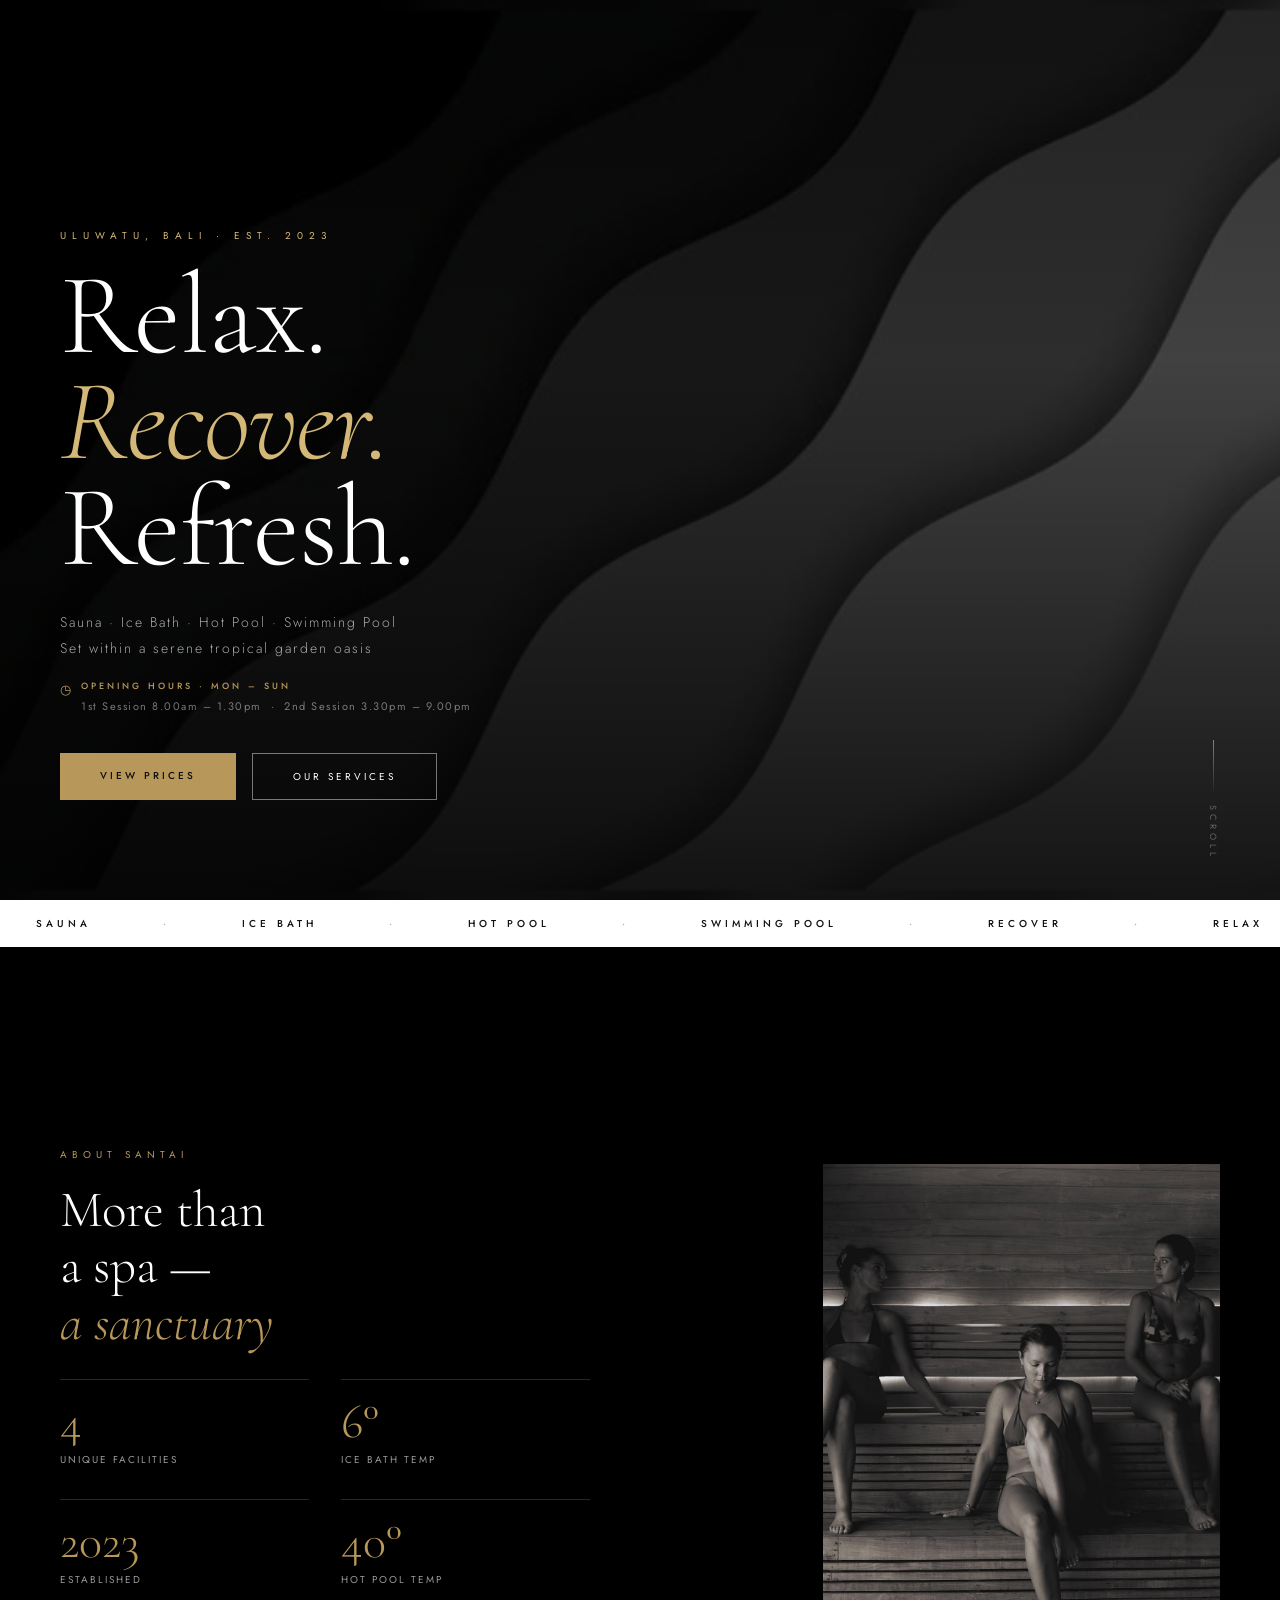
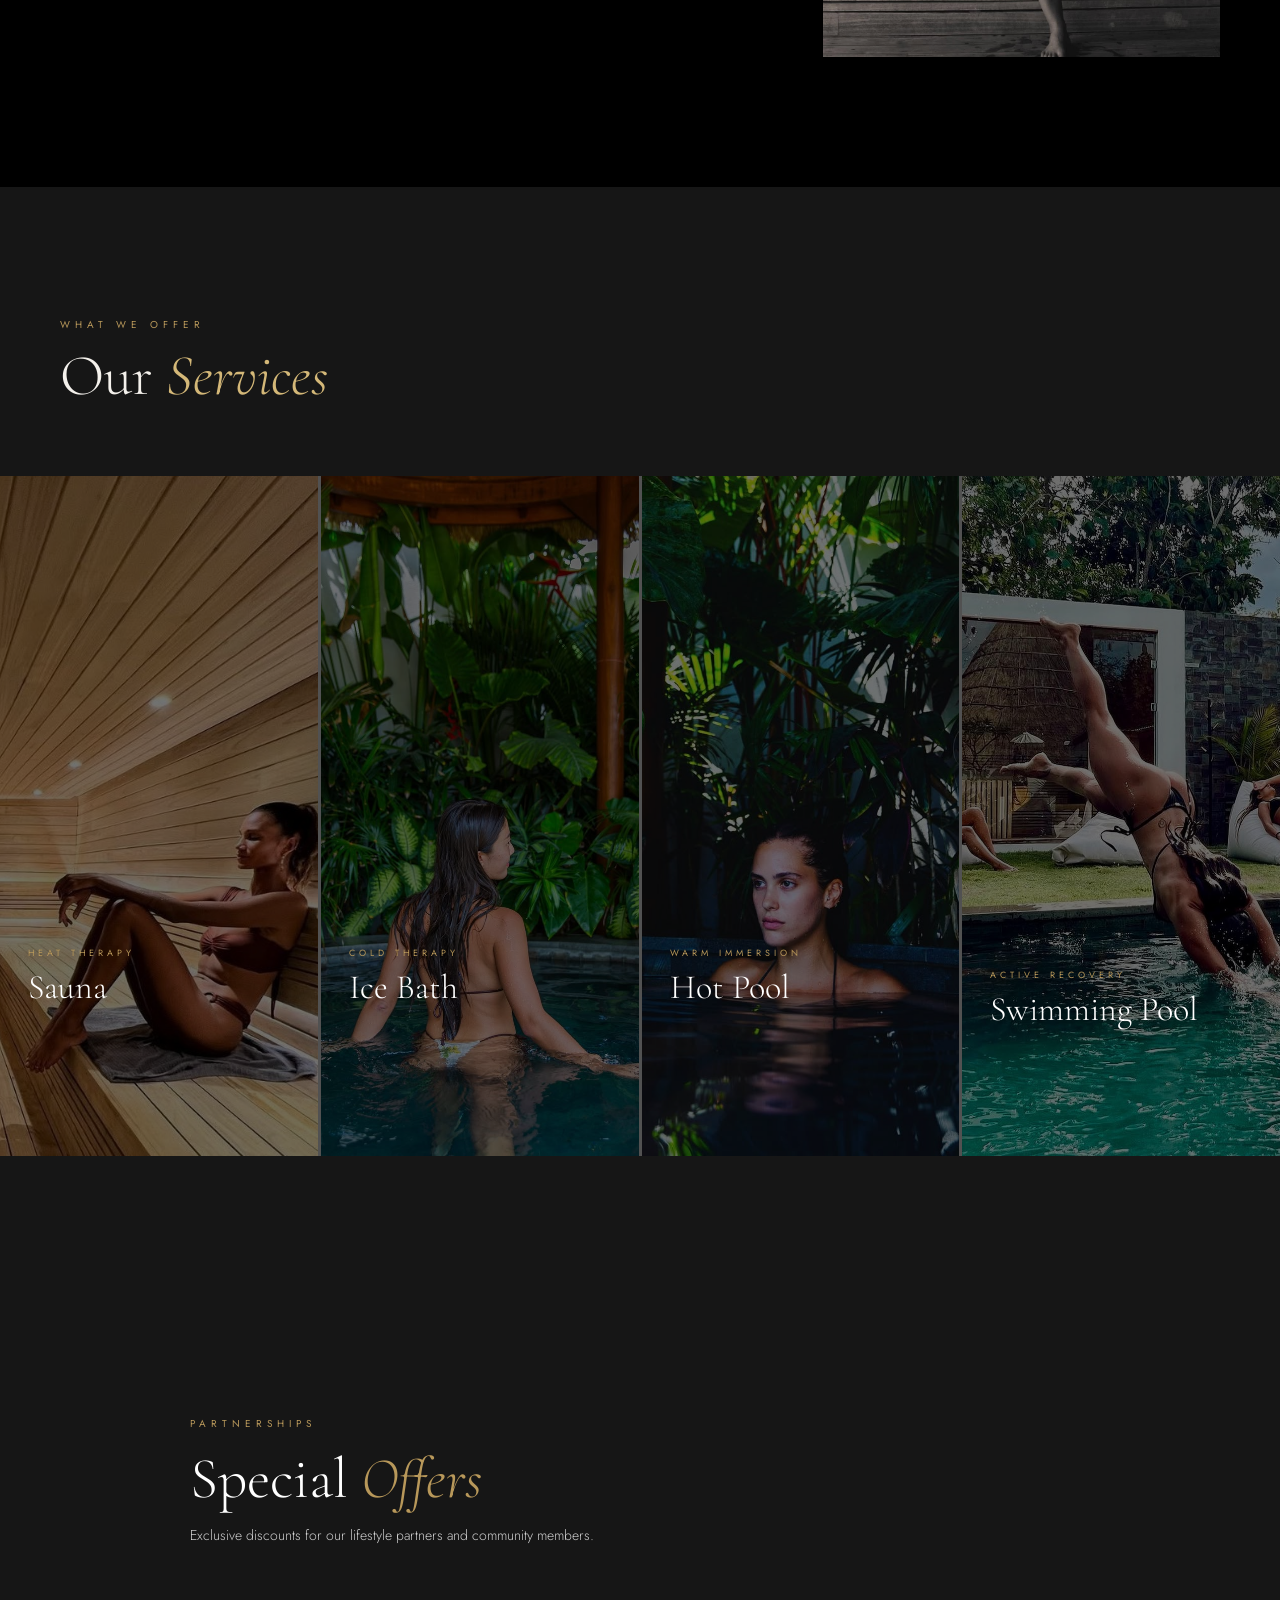
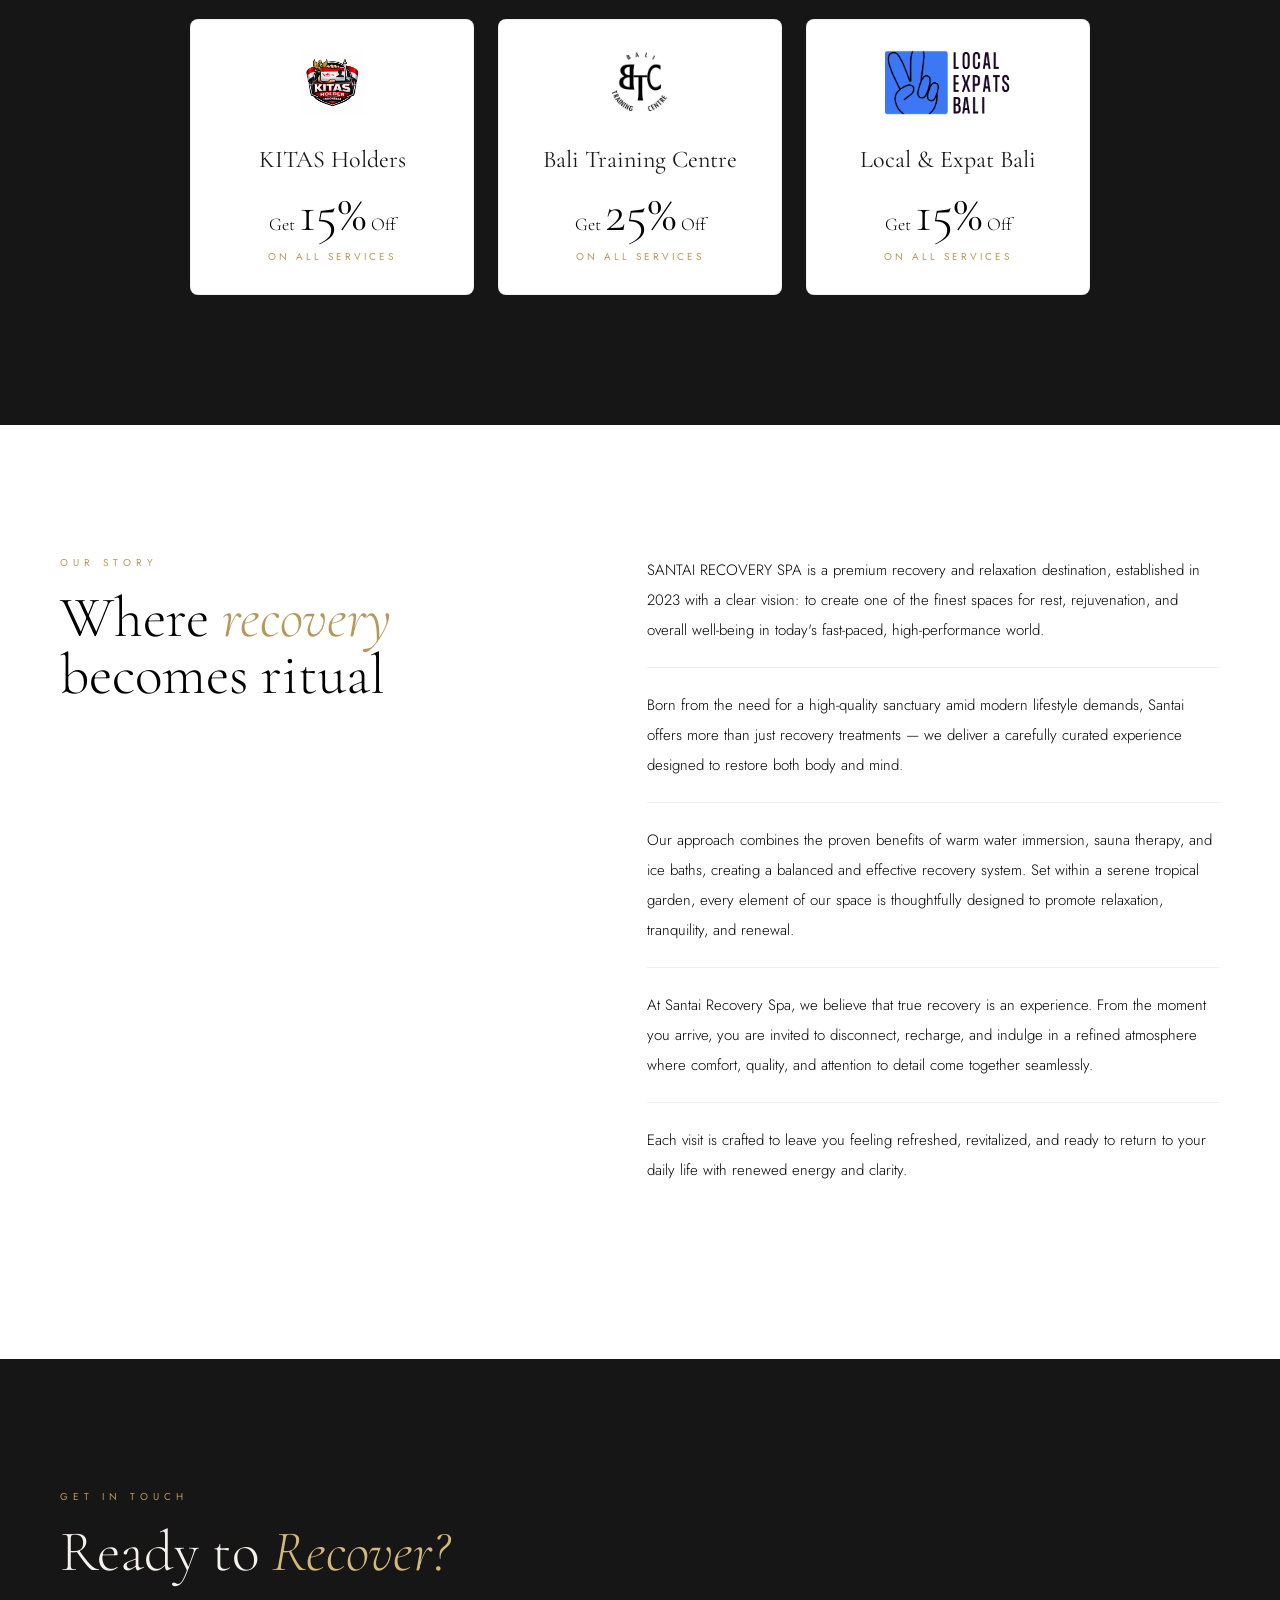
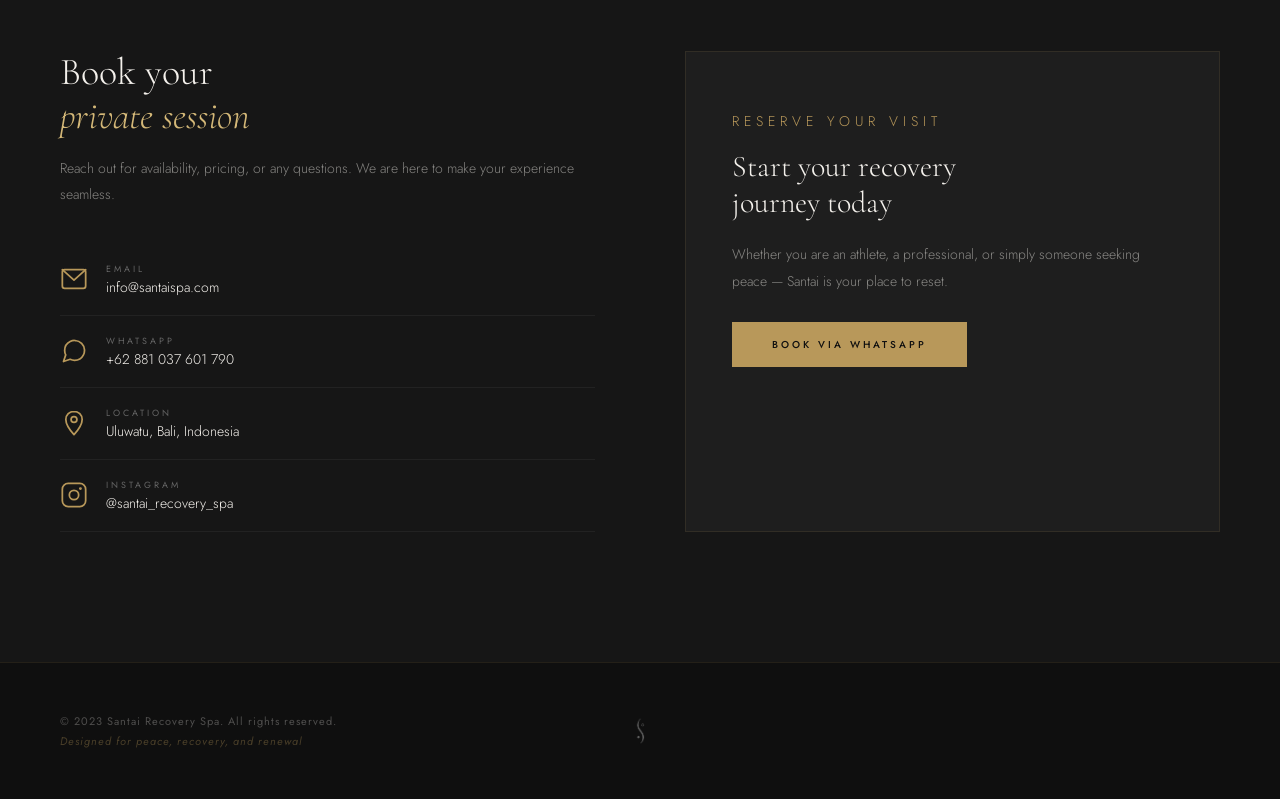
<file: index.html>
<!DOCTYPE html>
<html lang="en">
<head>
    <meta charset="UTF-8">
    <meta name="viewport" content="width=device-width, initial-scale=1.0">
    <title>Santai Recovery Spa</title>
    <meta name="description" content="Luxury recovery spa in Uluwatu, Bali. Sauna, ice bath, hot pool & swimming pool in a serene tropical garden.">
    <link rel="preconnect" href="https://fonts.googleapis.com">
    <link href="https://fonts.googleapis.com/css2?family=Cormorant+Garamond:ital,wght@0,300;0,400;0,600;1,300;1,400&family=Jost:wght@200;300;400;500&display=swap" rel="stylesheet">
    <link rel="stylesheet" href="assets/css/style-home.css">
</head>
<body>

<!-- Header -->
<header id="header">
    <nav class="desktop-nav">
        <ul>
            <li><a href="#services">Services</a></li>
            <li><a href="pricelist.html">Price List</a></li>
        </ul>
    </nav>
    <a href="#home" class="logo">
        <img src="assets/images/4 santai.png" alt="Santai Recovery Spa">
    </a>
    <nav class="desktop-nav" style="display:flex;align-items:center;gap:28px;">
        <ul>
            <li><a href="#about">About</a></li>
        </ul>
        <a href="#contact" class="nav-cta" target="_blank">Book Now</a>
    </nav>
    <button class="nav-toggle" id="navToggle">☰</button>
</header>

<!-- Mobile Menu -->
<div class="mobile-menu" id="mobileMenu">
    <button class="close-btn" id="closeMenu">&times;</button>
    <a href="#home">Home</a>
    <a href="#services">Services</a>
    <a href="pricelist.html">Price List</a>
    <a href="#about">About</a>
    <a href="#contact">Contact</a>
</div>

<!-- Hero -->
<section id="home" class="hero">
    <div class="hero-bg">
        <img src="assets/images/bg.jpg" alt="Santai Recovery Spa">
    </div>
    <div class="hero-content">
        <p class="hero-eyebrow">Uluwatu, Bali · Est. 2023</p>
        <h1>Relax.<br><em>Recover.</em><br>Refresh.</h1>
        <p class="hero-sub">Sauna · Ice Bath · Hot Pool · Swimming Pool<br>Set within a serene tropical garden oasis</p>
        <div class="hero-hours">
            <span class="hero-hours-icon">◷</span>
            <div class="hero-hours-text">
                <strong>Opening Hours · Mon – Sun</strong>
                1st Session 8.00am – 1.30pm &nbsp;·&nbsp; 2nd Session 3.30pm – 9.00pm
            </div>
        </div>
        <div class="hero-btns">
            <a href="pricelist.html" class="btn-primary">View Prices</a>
            <a href="#services" class="btn-outline-white">Our Services</a>
        </div>
    </div>
    <div class="hero-scroll">
        <div class="scroll-line"></div>
        <span>Scroll</span>
    </div>
</section>

<!-- Marquee -->
<div class="marquee-section">
    <div class="marquee-track">
        <span class="marquee-item">Sauna</span><span class="marquee-item marquee-dot">·</span>
        <span class="marquee-item">Ice Bath</span><span class="marquee-item marquee-dot">·</span>
        <span class="marquee-item">Hot Pool</span><span class="marquee-item marquee-dot">·</span>
        <span class="marquee-item">Swimming Pool</span><span class="marquee-item marquee-dot">·</span>
        <span class="marquee-item">Recover</span><span class="marquee-item marquee-dot">·</span>
        <span class="marquee-item">Relax</span><span class="marquee-item marquee-dot">·</span>
        <span class="marquee-item">Refresh</span><span class="marquee-item marquee-dot">·</span>
        <span class="marquee-item">Sauna</span><span class="marquee-item marquee-dot">·</span>
        <span class="marquee-item">Ice Bath</span><span class="marquee-item marquee-dot">·</span>
        <span class="marquee-item">Hot Pool</span><span class="marquee-item marquee-dot">·</span>
        <span class="marquee-item">Swimming Pool</span><span class="marquee-item marquee-dot">·</span>
        <span class="marquee-item">Recover</span><span class="marquee-item marquee-dot">·</span>
        <span class="marquee-item">Relax</span><span class="marquee-item marquee-dot">·</span>
        <span class="marquee-item">Refresh</span><span class="marquee-item marquee-dot">·</span>
    </div>
</div>

<!-- Intro -->
<section class="intro-section">
    <div class="intro-inner">
        <div>
            <p class="section-label">About Santai</p>
            <h2>More than<br>a spa —<br><em>a sanctuary</em></h2>
            <div class="intro-stats">
                <div class="stat-item"><div class="stat-num">4</div><div class="stat-label">Unique Facilities</div></div>
                <div class="stat-item"><div class="stat-num">6°</div><div class="stat-label">Ice Bath Temp</div></div>
                <div class="stat-item"><div class="stat-num">2023</div><div class="stat-label">Established</div></div>
                <div class="stat-item"><div class="stat-num">40°</div><div class="stat-label">Hot Pool Temp</div></div>
            </div>
        </div>
        <div class="intro-visual">
            <img class="intro-img-main" src="assets/images/sauna4.jpg" alt="Santai Recovery Spa">
        </div>
    </div>
</section>

<!-- Services -->
<section id="services" class="services-section">
    <div class="section-header">
        <div>
            <p class="section-label-dark">What We Offer</p>
            <h2 class="section-title">Our <em>Services</em></h2>
        </div>
    </div>
    <div class="services-grid">
        <div class="service-card">
            <img src="assets/images/sauna12.jpg" alt="Sauna" loading="lazy">
            <div class="service-card-content">
                <p class="service-tag">Heat Therapy</p>
                <h3 class="service-name">Sauna</h3>
                <p class="service-desc">Deep relaxation and detoxification in our premium Finnish-style sauna with panoramic garden views.</p>
                <a href="sauna.html" class="service-link">View Details</a>
            </div>
        </div>
        <div class="service-card">
            <img src="assets/images/ess1.jpg" alt="Ice Bath" loading="lazy">
            <div class="service-card-content">
                <p class="service-tag">Cold Therapy</p>
                <h3 class="service-name">Ice Bath</h3>
                <p class="service-desc">Invigorating 6°C cold plunge therapy to reduce inflammation, boost recovery, and energize body & mind.</p>
                <a href="icebath.html" class="service-link">View Details</a>
            </div>
        </div>
        <div class="service-card">
            <img src="assets/images/panas1.jpg" alt="Hot Pool" loading="lazy">
            <div class="service-card-content">
                <p class="service-tag">Warm Immersion</p>
                <h3 class="service-name">Hot Pool</h3>
                <p class="service-desc">Soothing warmth, deep relaxation, and ultimate recovery in our therapeutic hot pool.</p>
                <a href="hotpool.html" class="service-link">View Details</a>
            </div>
        </div>
        <div class="service-card">
            <img src="assets/images/kolam2.jpg" alt="Swimming Pool" loading="lazy">
            <div class="service-card-content">
                <p class="service-tag">Active Recovery</p>
                <h3 class="service-name">Swimming Pool</h3>
                <p class="service-desc">Perfect for mindful laps, peaceful floating, and refreshing active recovery sessions.</p>
                <a href="swimingpool.html" class="service-link">View Details</a>
            </div>
        </div>
    </div>
</section>

<!-- Special Offers -->
<section class="offers-section">
    <div class="offers-inner">
        <p class="section-label">Partnerships</p>
        <h2 class="section-title" style="color:#ffffff;">Special <em style="color:var(--gold);">Offers</em></h2>
        <p style="font-size:14px;font-weight:300;color:#cfcfcf;max-width:480px;margin-top:14px;line-height:1.9;">
            Exclusive discounts for our lifestyle partners and community members.
        </p>
        <div class="offers-grid">
            <div class="offer-card">
                <img src="assets/images/Logo pemegang KITAS Indonesia.png" class="offer-logo" alt="KITAS">
                <h3>KITAS Holders</h3>
                <div class="offer-discount"><span>Get </span>15%<span> Off</span></div>
                <p class="offer-label">On All Services</p>
            </div>
            <div class="offer-card">
                <img src="assets/images/btc.jpg" class="offer-logo" alt="Bali Training Centre">
                <h3>Bali Training Centre</h3>
                <div class="offer-discount"><span>Get </span>25%<span> Off</span></div>
                <p class="offer-label">On All Services</p>
            </div>
            <div class="offer-card">
                <img src="assets/images/LEB.png" class="offer-logo" alt="Local & Expat Bali">
                <h3>Local & Expat Bali</h3>
                <div class="offer-discount"><span>Get </span>15%<span> Off</span></div>
                <p class="offer-label">On All Services</p>
            </div>
        </div>
    </div>
</section>

<!-- About -->
<section id="about" class="about-section">
    <div class="about-inner">
        <div class="about-sticky">
            <p class="section-label">Our Story</p>
            <h2>Where <em>recovery</em><br>becomes ritual</h2>
        </div>
        <div class="about-content">
            <p>SANTAI RECOVERY SPA is a premium recovery and relaxation destination, established in 2023 with a clear vision: to create one of the finest spaces for rest, rejuvenation, and overall well-being in today's fast-paced, high-performance world.</p>
            <p>Born from the need for a high-quality sanctuary amid modern lifestyle demands, Santai offers more than just recovery treatments — we deliver a carefully curated experience designed to restore both body and mind.</p>
            <p>Our approach combines the proven benefits of warm water immersion, sauna therapy, and ice baths, creating a balanced and effective recovery system. Set within a serene tropical garden, every element of our space is thoughtfully designed to promote relaxation, tranquility, and renewal.</p>
            <p>At Santai Recovery Spa, we believe that true recovery is an experience. From the moment you arrive, you are invited to disconnect, recharge, and indulge in a refined atmosphere where comfort, quality, and attention to detail come together seamlessly.</p>
            <p>Each visit is crafted to leave you feeling refreshed, revitalized, and ready to return to your daily life with renewed energy and clarity.</p>
        </div>
    </div>
</section>

<!-- Contact -->
<section id="contact" class="contact-section">
    <div class="contact-inner">
        <p class="section-label">Get In Touch</p>
        <h2 class="section-title">Ready to <em>Recover?</em></h2>
        <div class="contact-grid">
            <div class="contact-left">
                <h3>Book your<br><em>private session</em></h3>
                <p>Reach out for availability, pricing, or any questions. We are here to make your experience seamless.</p>
                <div class="contact-links">
                    <a href="mailto:info@santaispa.com" class="contact-link-item">
                        <!-- Mail icon -->
                        <svg class="icon-svg" viewBox="0 0 24 24" fill="none" stroke="#b8985a" stroke-width="1.5" stroke-linecap="round" stroke-linejoin="round">
                            <rect x="2" y="4" width="20" height="16" rx="2"/>
                            <polyline points="2,4 12,13 22,4"/>
                        </svg>
                        <div><div class="contact-link-label">Email</div><div class="contact-link-value">info@santaispa.com</div></div>
                    </a>
                    <a href="https://wa.me/62881037601790" class="contact-link-item" target="_blank">
                        <!-- WhatsApp icon -->
                        <svg class="icon-svg" viewBox="0 0 24 24" fill="none" stroke="#b8985a" stroke-width="1.5" stroke-linecap="round" stroke-linejoin="round">
                            <path d="M21 11.5a8.38 8.38 0 0 1-.9 3.8 8.5 8.5 0 0 1-7.6 4.7 8.38 8.38 0 0 1-3.8-.9L3 21l1.9-5.7a8.38 8.38 0 0 1-.9-3.8 8.5 8.5 0 0 1 4.7-7.6 8.38 8.38 0 0 1 3.8-.9h.5a8.48 8.48 0 0 1 8 8v.5z"/>
                        </svg>
                        <div><div class="contact-link-label">WhatsApp</div><div class="contact-link-value">+62 881 037 601 790</div></div>
                    </a>
                    <a href="https://www.google.com/maps/dir/?api=1&destination=Jalan+Buana+Sari+Gang+Pirta%2C+Pecatu%2C+Badung%2C+Bali%2C+Indonesia" class="contact-link-item" target="_blank">
                        <!-- Maps icon -->
                        <svg class="icon-svg" viewBox="0 0 24 24" fill="none" stroke="#b8985a" stroke-width="1.5" stroke-linecap="round" stroke-linejoin="round">
                            <path d="M12 2C8.13 2 5 5.13 5 9c0 5.25 7 13 7 13s7-7.75 7-13c0-3.87-3.13-7-7-7z"/>
                            <circle cx="12" cy="9" r="2.5"/>
                        </svg>
                        <div><div class="contact-link-label">Location</div><div class="contact-link-value">Uluwatu, Bali, Indonesia</div></div>
                    </a>
                    <a href="https://www.instagram.com/santai_recovery_spa/" class="contact-link-item" target="_blank">
                        <!-- Instagram icon -->
                        <svg class="icon-svg" viewBox="0 0 24 24" fill="none" stroke="#b8985a" stroke-width="1.5" stroke-linecap="round" stroke-linejoin="round">
                            <rect x="2" y="2" width="20" height="20" rx="5" ry="5"/>
                            <circle cx="12" cy="12" r="4"/>
                            <circle cx="17.5" cy="6.5" r="0.5" fill="#b8985a"/>
                        </svg>
                        <div><div class="contact-link-label">Instagram</div><div class="contact-link-value">@santai_recovery_spa</div></div>
                    </a>
                </div>
            </div>
            <div class="cta-box">
                <p class="section-label">Reserve Your Visit</p>
                <h3>Start your recovery<br>journey today</h3>
                <p>Whether you are an athlete, a professional, or simply someone seeking peace — Santai is your place to reset.</p>
                <a href="https://wa.me/62881037601790?text=Halo%20Santai%20Recovery%20Spa%2C%20saya%20ingin%20booking%20session%20recovery." class="btn-primary" target="_blank">Book via WhatsApp</a>
                </div>
            </div>
        </div>
    </div>
</section>

<!-- Footer -->
<footer>
    <div class="footer-left">
        <p>&copy; 2023 Santai Recovery Spa. All rights reserved.</p>
        <p>Designed for peace, recovery, and renewal</p>
    </div>
    <div class="footer-logo">
        <img src="assets/images/4 santai.png" alt="Santai Recovery Spa">
    </div>
</footer>

    <script src="assets/js/home.js"></script>
    <script src="assets/js/tracker.js"></script>
</body>
</html>
</file>
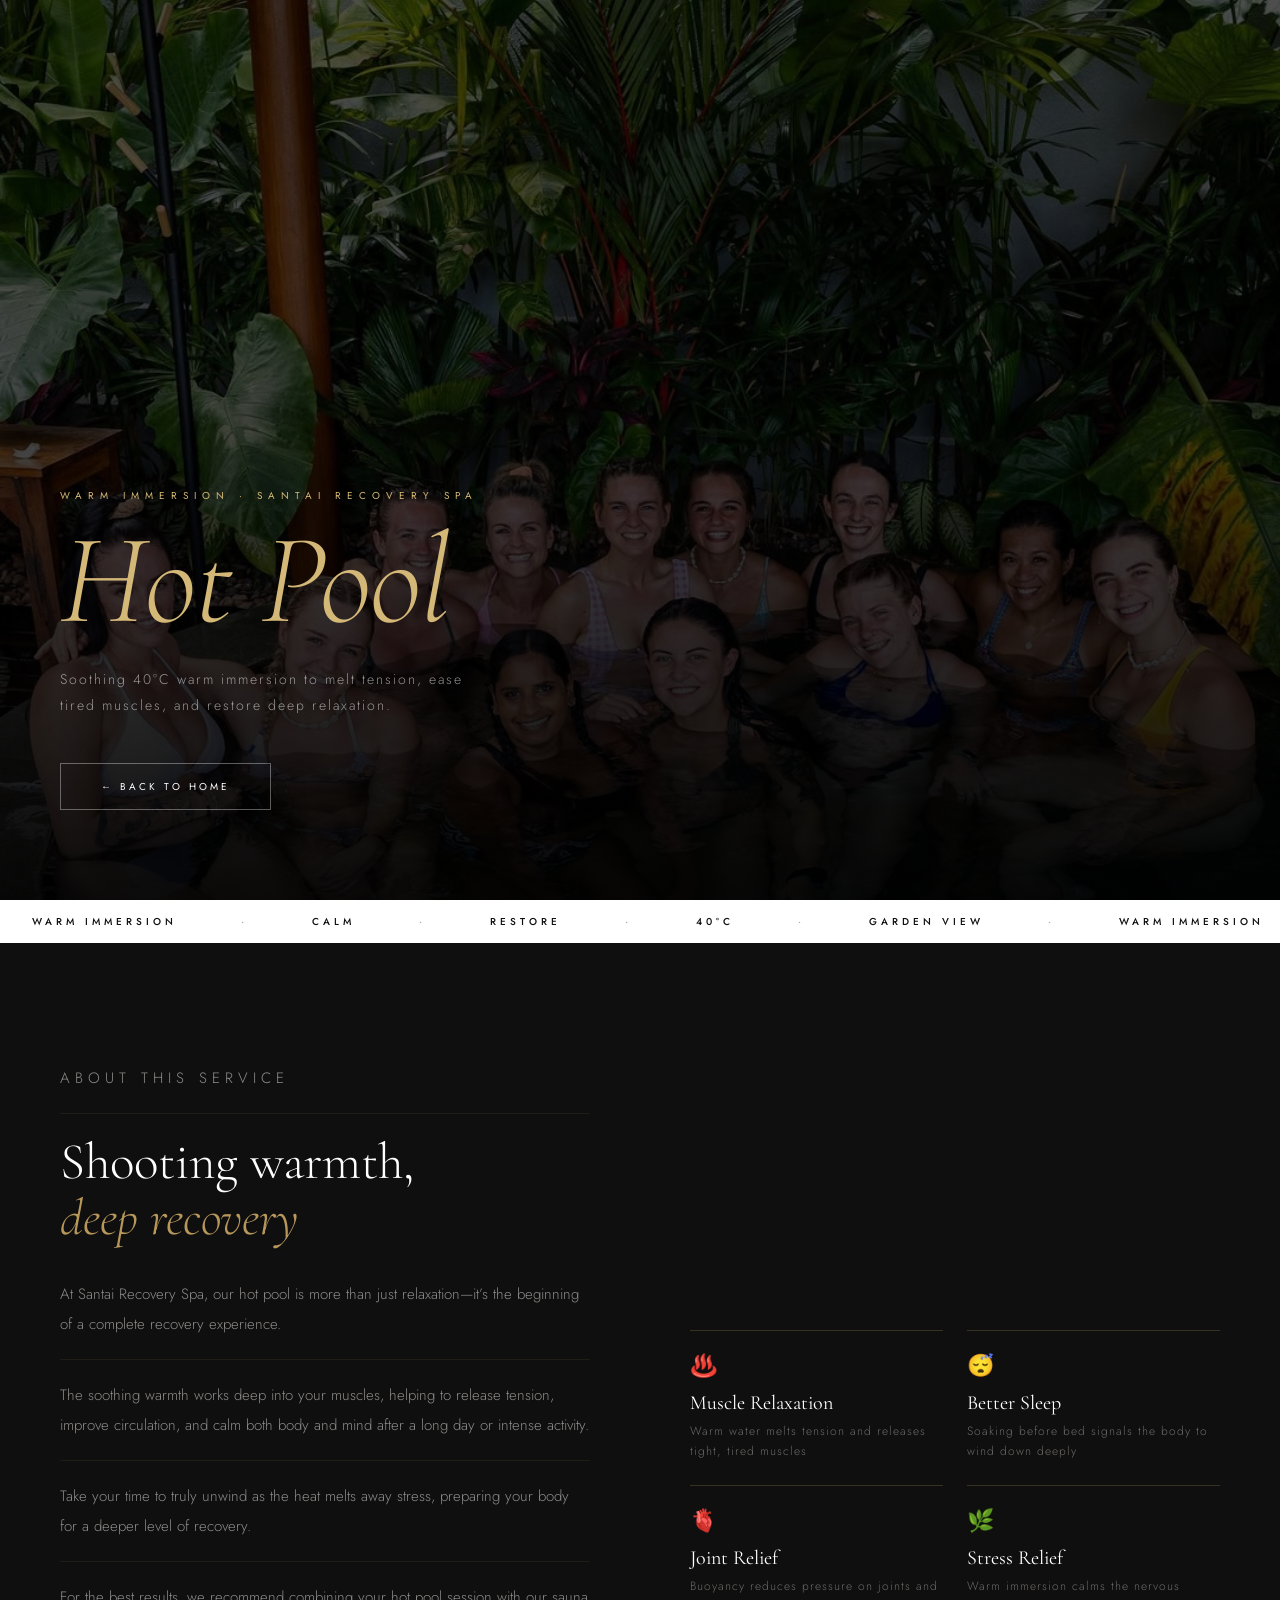
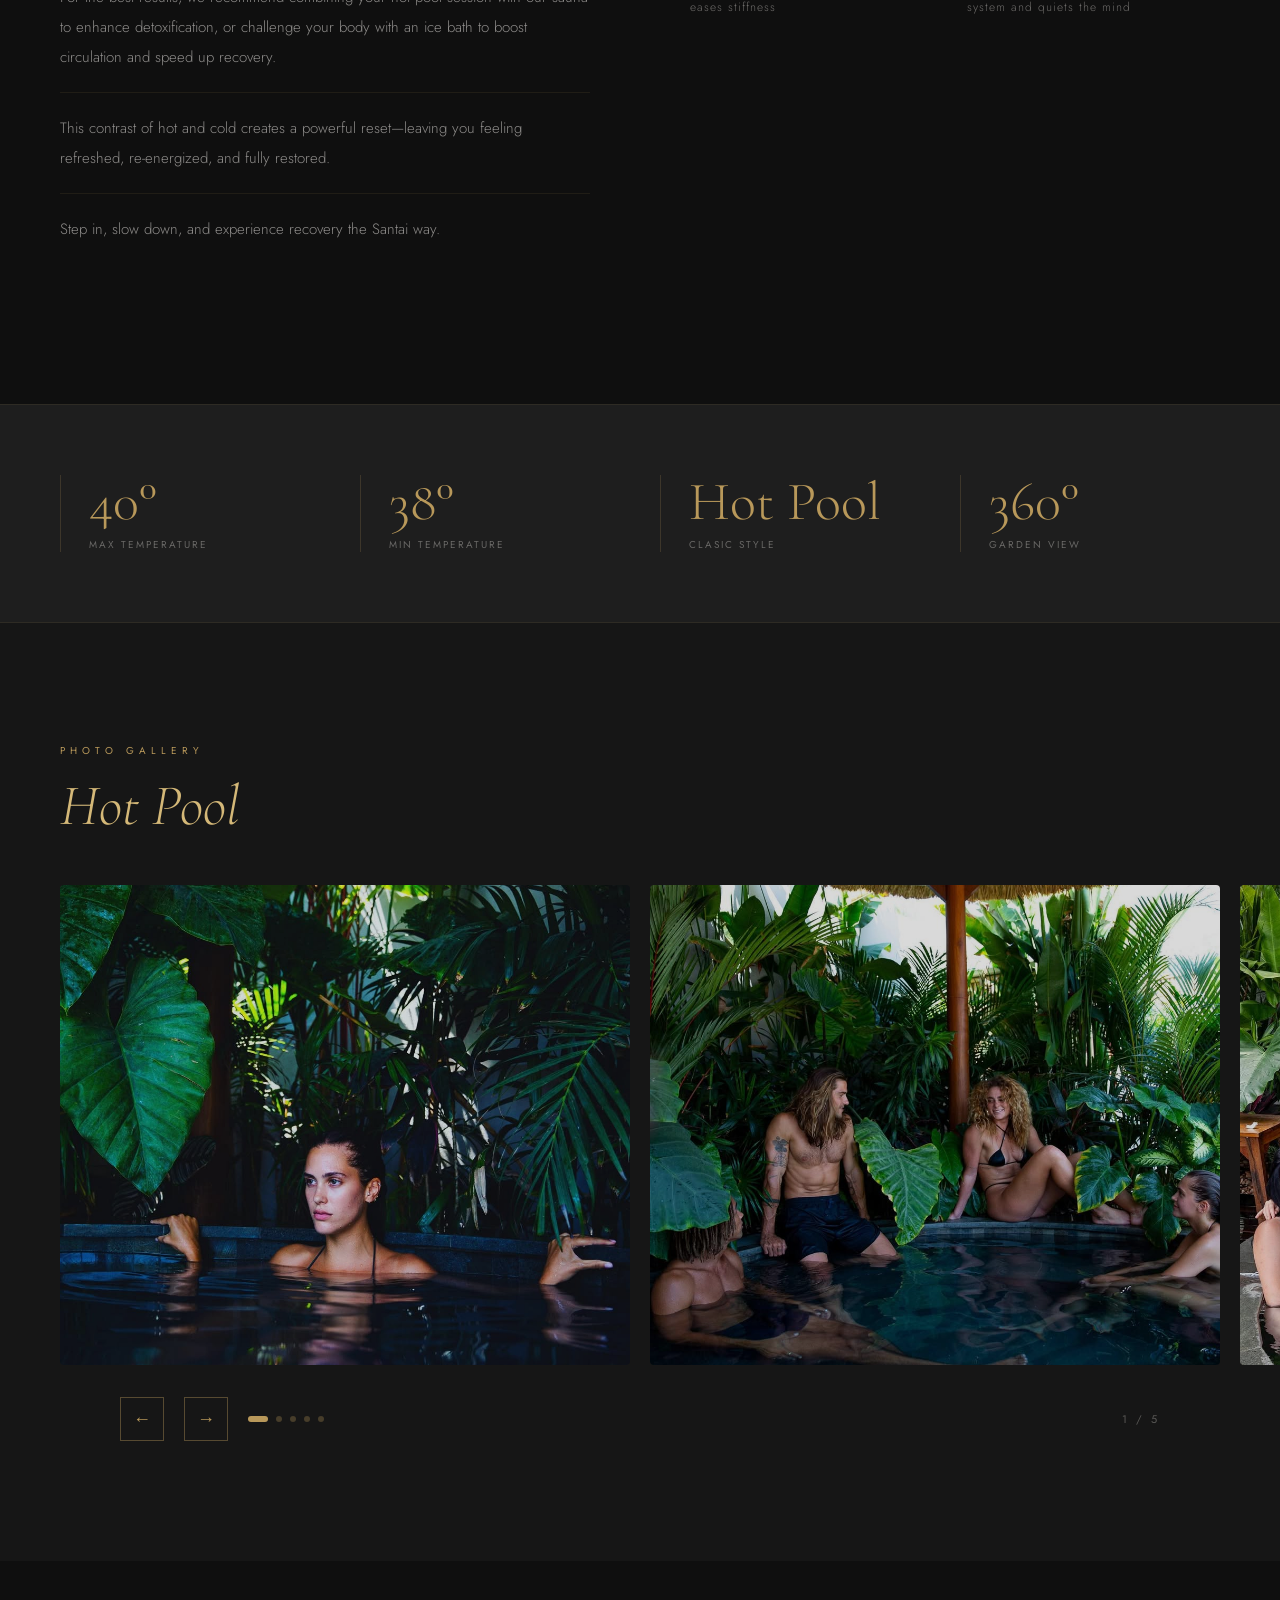
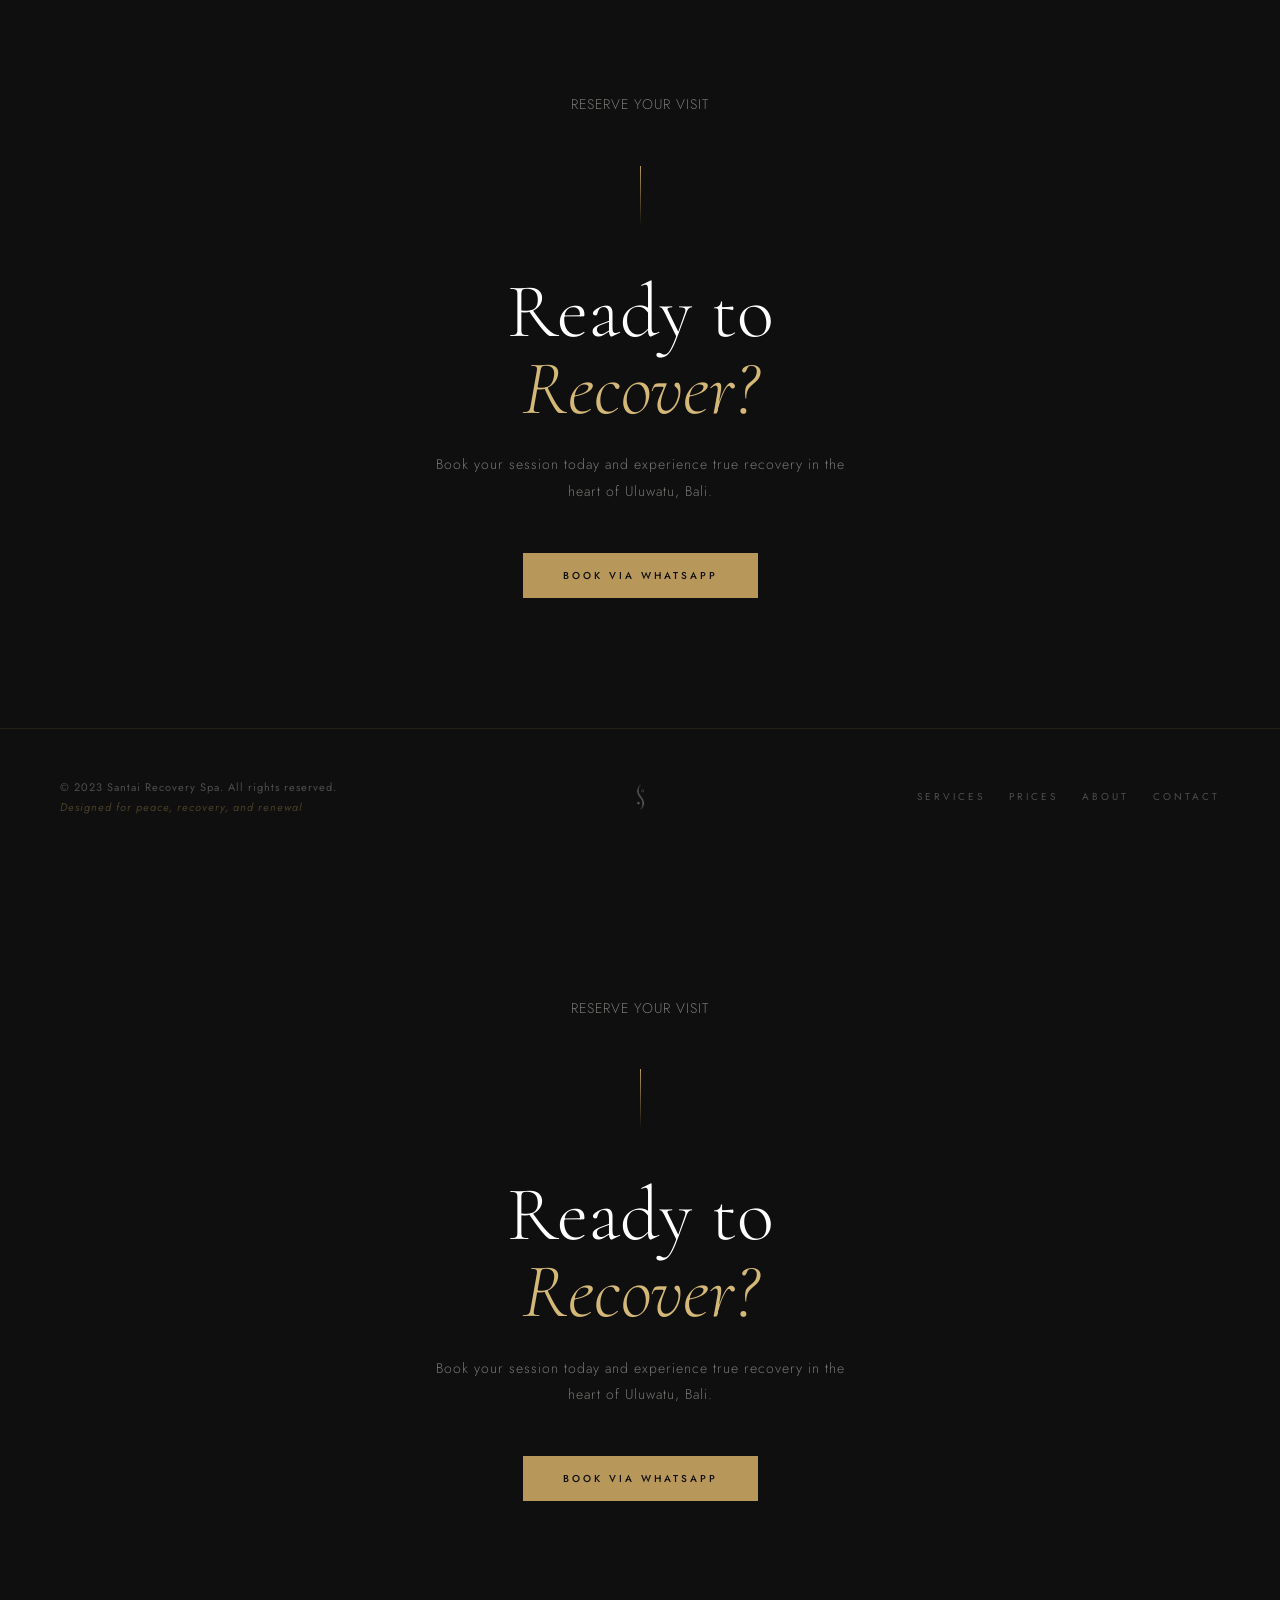
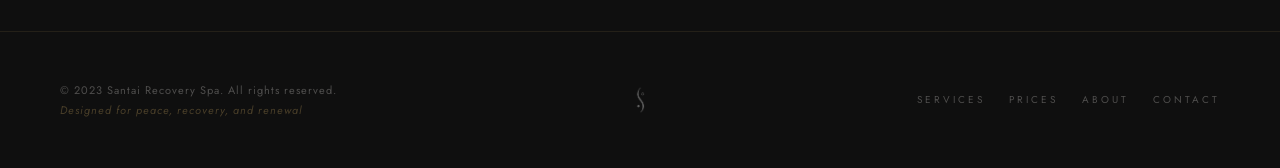
<file: hotpool.html>
<!DOCTYPE html>
<html lang="en">
<head>
    <meta charset="UTF-8">
    <meta name="viewport" content="width=device-width, initial-scale=1.0">
    <title> Hot Pool – Santai Recovery Spa</title>
    <meta name="description" content=" 40° cold plunge temperature with garden view at Santai Recovery Spa Uluwatu">
    <link rel="preconnect" href="https://fonts.googleapis.com">
    <link href="https://fonts.googleapis.com/css2?family=Cormorant+Garamond:ital,wght@0,300;0,400;0,600;1,300;1,400&family=Jost:wght@200;300;400;500&display=swap" rel="stylesheet">
    <link rel="stylesheet" href="assets/css/style-services.css">
</head>
<body>

<header id="header">
    <div class="header-left">
        <nav class="header-nav">
            <ul>
                <li><a href="index.html#services">Services</a></li>
                <li><a href="pricelist.html">Price List</a></li>
            </ul>
        </nav>
    </div>
    <a href="index.html" class="logo">
        <img src="assets/images/4 santai.png" alt="Santai Recovery Spa">
    </a>
    <div class="header-right">
        <nav class="header-nav">
            <ul>
                <li><a href="index.html#about">About</a></li>
                <li><a href="index.html#contact">Contact</a></li>
            </ul>
        </nav>
    </div>
    <button class="nav-toggle" id="navToggle">☰</button>
</header>

<div class="mobile-menu" id="mobileMenu">
    <button class="close-btn" id="closeMenu">&times;</button>
    <a href="index.html">Home</a>
    <a href="index.html">Services</a>
    <a href="pricelist.html">Price List</a>
    <a href="index.html#about">About</a>
    <a href="index.html#contact">Contact</a>
</div>

<section class="hero">
    <div class="hero-bg">
        <img src="assets/images/panas3.jpg" alt="Santai Hot Pool">
    </div>
    <div class="hero-content">
        <p class="hero-eyebrow">Warm Immersion · Santai Recovery Spa</p>
        <h1><em>Hot Pool</em></h1>
        <p class="hero-sub">Soothing 40°C warm immersion to melt tension, ease tired muscles, and restore deep relaxation.</p>
        <div class="hero-btns">
            <a href="index.html" class="btn-outline-white">← Back to Home</a>
        </div>
    </div>
</section>

<!-- Marquee -->
<div class="marquee-section">
    <div class="marquee-track">
        <span class="marquee-item">Warm Immersion</span><span class="marquee-item marquee-dot">·</span>
        <span class="marquee-item">Calm</span><span class="marquee-item marquee-dot">·</span>
        <span class="marquee-item">Restore</span><span class="marquee-item marquee-dot">·</span>
        <span class="marquee-item">40°C</span><span class="marquee-item marquee-dot">·</span>
        <span class="marquee-item">Garden View</span><span class="marquee-item marquee-dot">·</span>
        <span class="marquee-item">Warm Immersion</span><span class="marquee-item marquee-dot">·</span>
        <span class="marquee-item">Calm</span><span class="marquee-item marquee-dot">·</span>
        <span class="marquee-item">Restore</span><span class="marquee-item marquee-dot">·</span>
        <span class="marquee-item">40°C</span><span class="marquee-item marquee-dot">·</span>
        <span class="marquee-item">Garden View</span><span class="marquee-item marquee-dot">·</span>
        <span class="marquee-item">Warm Immersion</span><span class="marquee-item marquee-dot">·</span>
        <span class="marquee-item">Calm</span><span class="marquee-item marquee-dot">·</span>
        <span class="marquee-item">Restore</span><span class="marquee-item marquee-dot">·</span>
        <span class="marquee-item">40°C</span><span class="marquee-item marquee-dot">·</span>
    </div>
</div>

<!-- Description -->
<section class="desc-section">
    <div class="desc-inner">
        <div>
            <p class="section-label">About This Service</p>
            <h2>Shooting warmth,<br><em>deep recovery</em></h2>
            <p>At Santai Recovery Spa, our hot pool is more than just relaxation—it’s the beginning of a complete recovery experience.</p>
            <p>The soothing warmth works deep into your muscles, helping to release tension, improve circulation, and calm both body and mind after a long day or intense activity.</p>
            <p>Take your time to truly unwind as the heat melts away stress, preparing your body for a deeper level of recovery.</p>
            <p>For the best results, we recommend combining your hot pool session with our sauna to enhance detoxification, or challenge your body with an ice bath to boost circulation and speed up recovery.</p>
            <p>This contrast of hot and cold creates a powerful reset—leaving you feeling refreshed, re-energized, and fully restored.</p>
            <p>Step in, slow down, and experience recovery the Santai way.</p>
        </div>
        <div class="benefits-grid">
            <div class="benefit-item">
                <div class="benefit-icon">♨️</div>
                <div class="benefit-title">Muscle Relaxation</div>
                <div class="benefit-desc">Warm water melts tension and releases tight, tired muscles</div>
            </div>
            <div class="benefit-item">
                 <div class="benefit-icon">😴</div>
                 <div class="benefit-title">Better Sleep</div>
                 <div class="benefit-desc">Soaking before bed signals the body to wind down deeply</div>
            </div>
            <div class="benefit-item">
                 <div class="benefit-icon">🫀</div>
                 <div class="benefit-title">Joint Relief</div>
                 <div class="benefit-desc">Buoyancy reduces pressure on joints and eases stiffness</div>
            </div>
            <div class="benefit-item">
                <div class="benefit-icon">🌿</div>
                <div class="benefit-title">Stress Relief</div>
                <div class="benefit-desc">Warm immersion calms the nervous system and quiets the mind</div>
            </div>
        </div>
    </div>
</section>

<!-- Stats -->
<div class="stats-section">
    <div class="stats-inner">
        <div class="stat-item">
            <div class="stat-num">40°</div>
            <div class="stat-label">Max Temperature</div>
        </div>
        <div class="stat-item">
            <div class="stat-num">38°</div>
            <div class="stat-label">Min Temperature</div>
        </div>
        <div class="stat-item">
            <div class="stat-num">Hot Pool</div>
            <div class="stat-label">Clasic Style</div>
        </div>
        <div class="stat-item">
            <div class="stat-num">360°</div>
            <div class="stat-label">Garden View</div>
        </div>
    </div>
</div>

<!-- Gallery Slider -->
<section class="gallery-section">
    <div class="gallery-header">
        <p class="section-label">Photo Gallery</p>
        <h2><em>Hot Pool</em></h2>
    </div>
    <div class="slider-wrapper">
        <div class="slider-track" id="sliderTrack">
        <img src="assets/images/panas1.jpg" alt="Hotpool 1">
        <img src="assets/images/panas2.jpg" alt="Hotpool 2">
        <img src="assets/images/panas3.jpg" alt="Hotpool 3">
        <img src="assets/images/panas4.jpg" alt="Hotpool 4">
        <img src="assets/images/panas5.jpg" alt="Hotpool 5">
    </div>
    <div class="slider-controls">
        <button class="slider-btn" id="prevBtn">&#8592;</button>
        <button class="slider-btn" id="nextBtn">&#8594;</button>
        <div class="slider-dots" id="sliderDots"></div>
        <div class="slider-counter" id="sliderCounter">1 / 6</div>
    </div>
</section>

<!-- CTA -->
<section class="cta-section">
    <p class="section-label">Reserve Your Visit</p>
    <div class="cta-divider"></div>
    <h2>Ready to<br><em>Recover?</em></h2>
    <p>Book your session today and experience true recovery in the heart of Uluwatu, Bali.</p>
    <a href="https://wa.me/62881037601790?text=Halo%20Santai%20Recovery%20Spa%2C%20saya%20ingin%20booking%20sesi%20Sauna." class="btn-primary" target="_blank">Book via WhatsApp</a>
</section>

<!-- Footer -->
<footer>
    <div class="footer-left">
        <p>&copy; 2023 Santai Recovery Spa. All rights reserved.</p>
        <p>Designed for peace, recovery, and renewal</p>
    </div>
    <div class="footer-logo">
        <img src="assets/images/4 santai.png" alt="Santai Recovery Spa">
    </div>
    <div class="footer-right">
        <a href="index.html#services">Services</a>
        <a href="pricelist.html">Prices</a>
        <a href="index.html#about">About</a>
        <a href="index.html#contact">Contact</a>
    </div>
</footer>

<!-- CTA -->
<section class="cta-section">
    <p class="section-label">Reserve Your Visit</p>
    <div class="cta-divider"></div>
    <h2>Ready to<br><em>Recover?</em></h2>
    <p>Book your session today and experience true recovery in the heart of Uluwatu, Bali.</p>
    <a href="https://wa.me/62881037601790?text=Halo%20Santai%20Recovery%20Spa%2C%20saya%20ingin%20booking%20sesi%20Sauna." class="btn-primary" target="_blank">Book via WhatsApp</a>
</section>

<!-- Footer -->
<footer>
    <div class="footer-left">
        <p>&copy; 2023 Santai Recovery Spa. All rights reserved.</p>
        <p>Designed for peace, recovery, and renewal</p>
    </div>
    <div class="footer-logo">
        <img src="assets/images/4 santai.png" alt="Santai Recovery Spa">
    </div>
    <div class="footer-right">
        <a href="index.html#services">Services</a>
        <a href="pricelist.html">Prices</a>
        <a href="index.html#about">About</a>
        <a href="index.html#contact">Contact</a>
    </div>
</footer>

    <script src="assets/js/service-pages.js"></script>
    <script src="assets/js/tracker.js"></script>
</body>
</html>
</file>
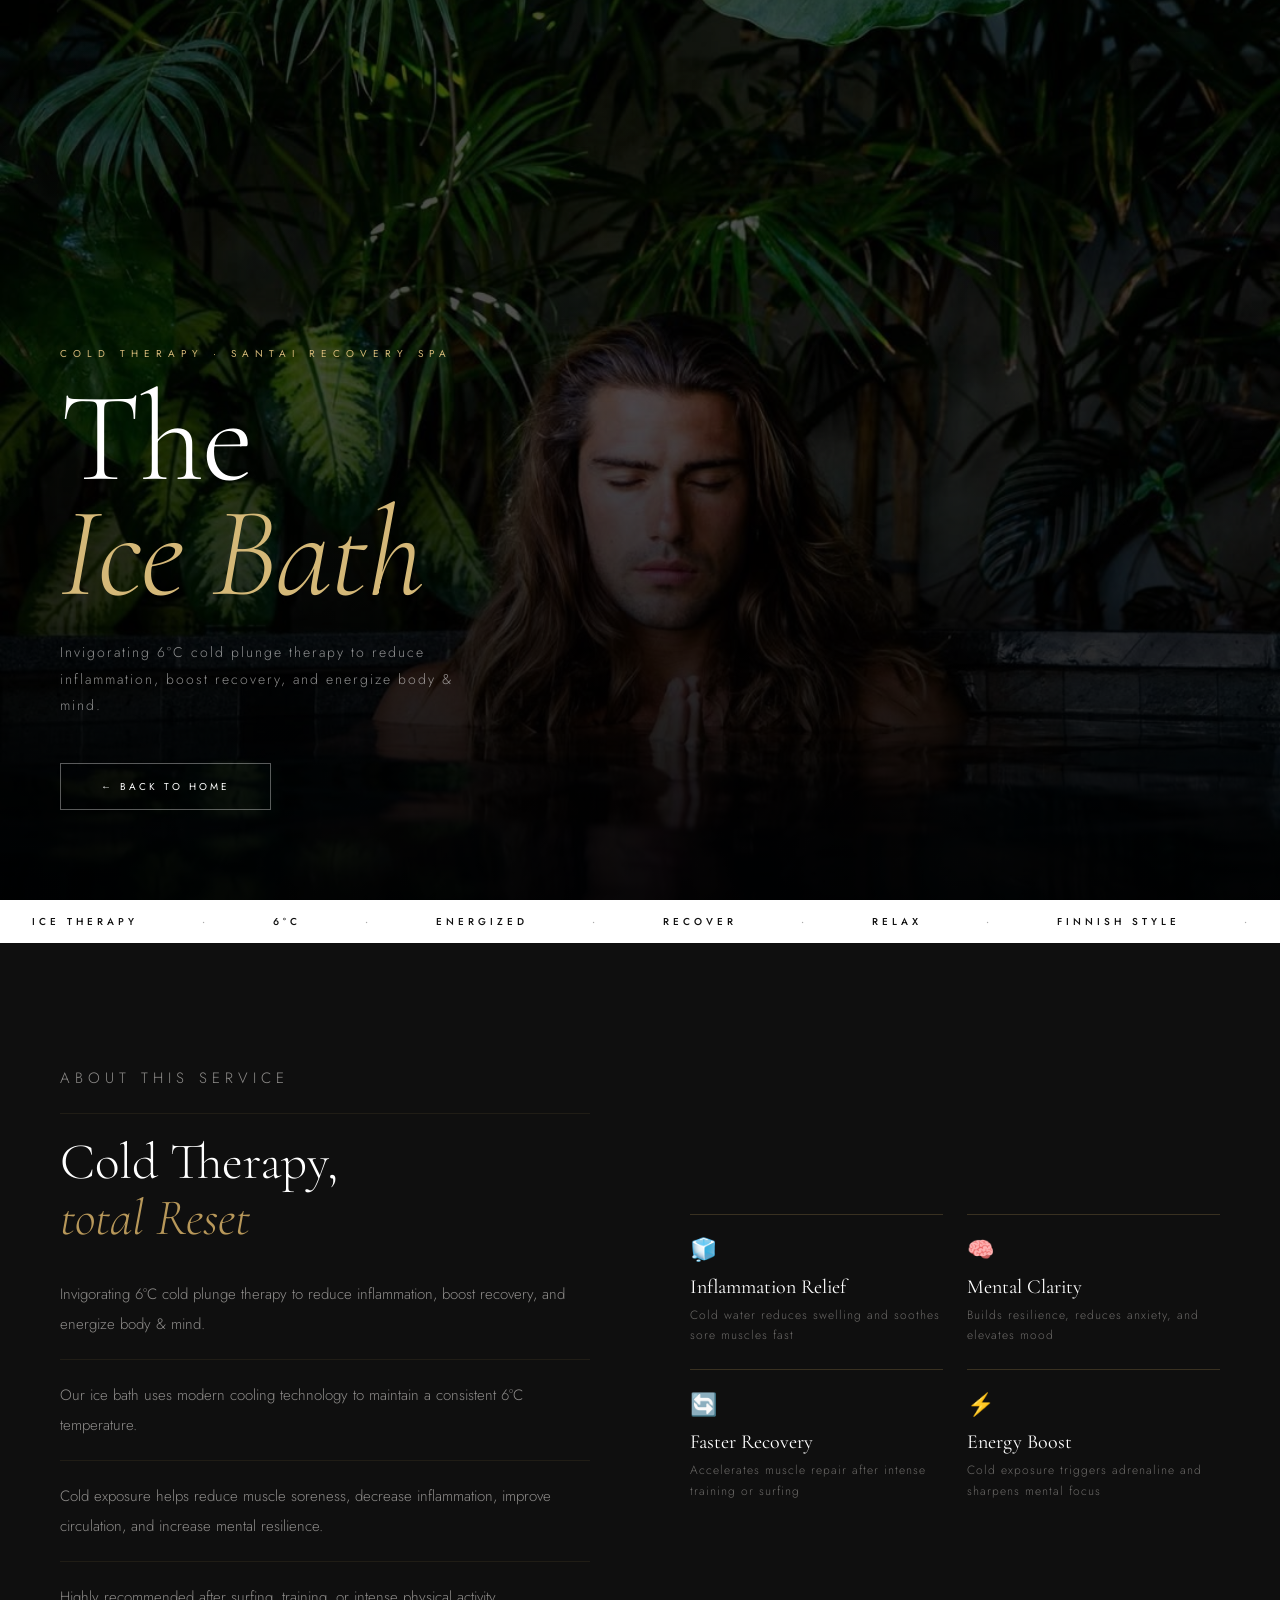
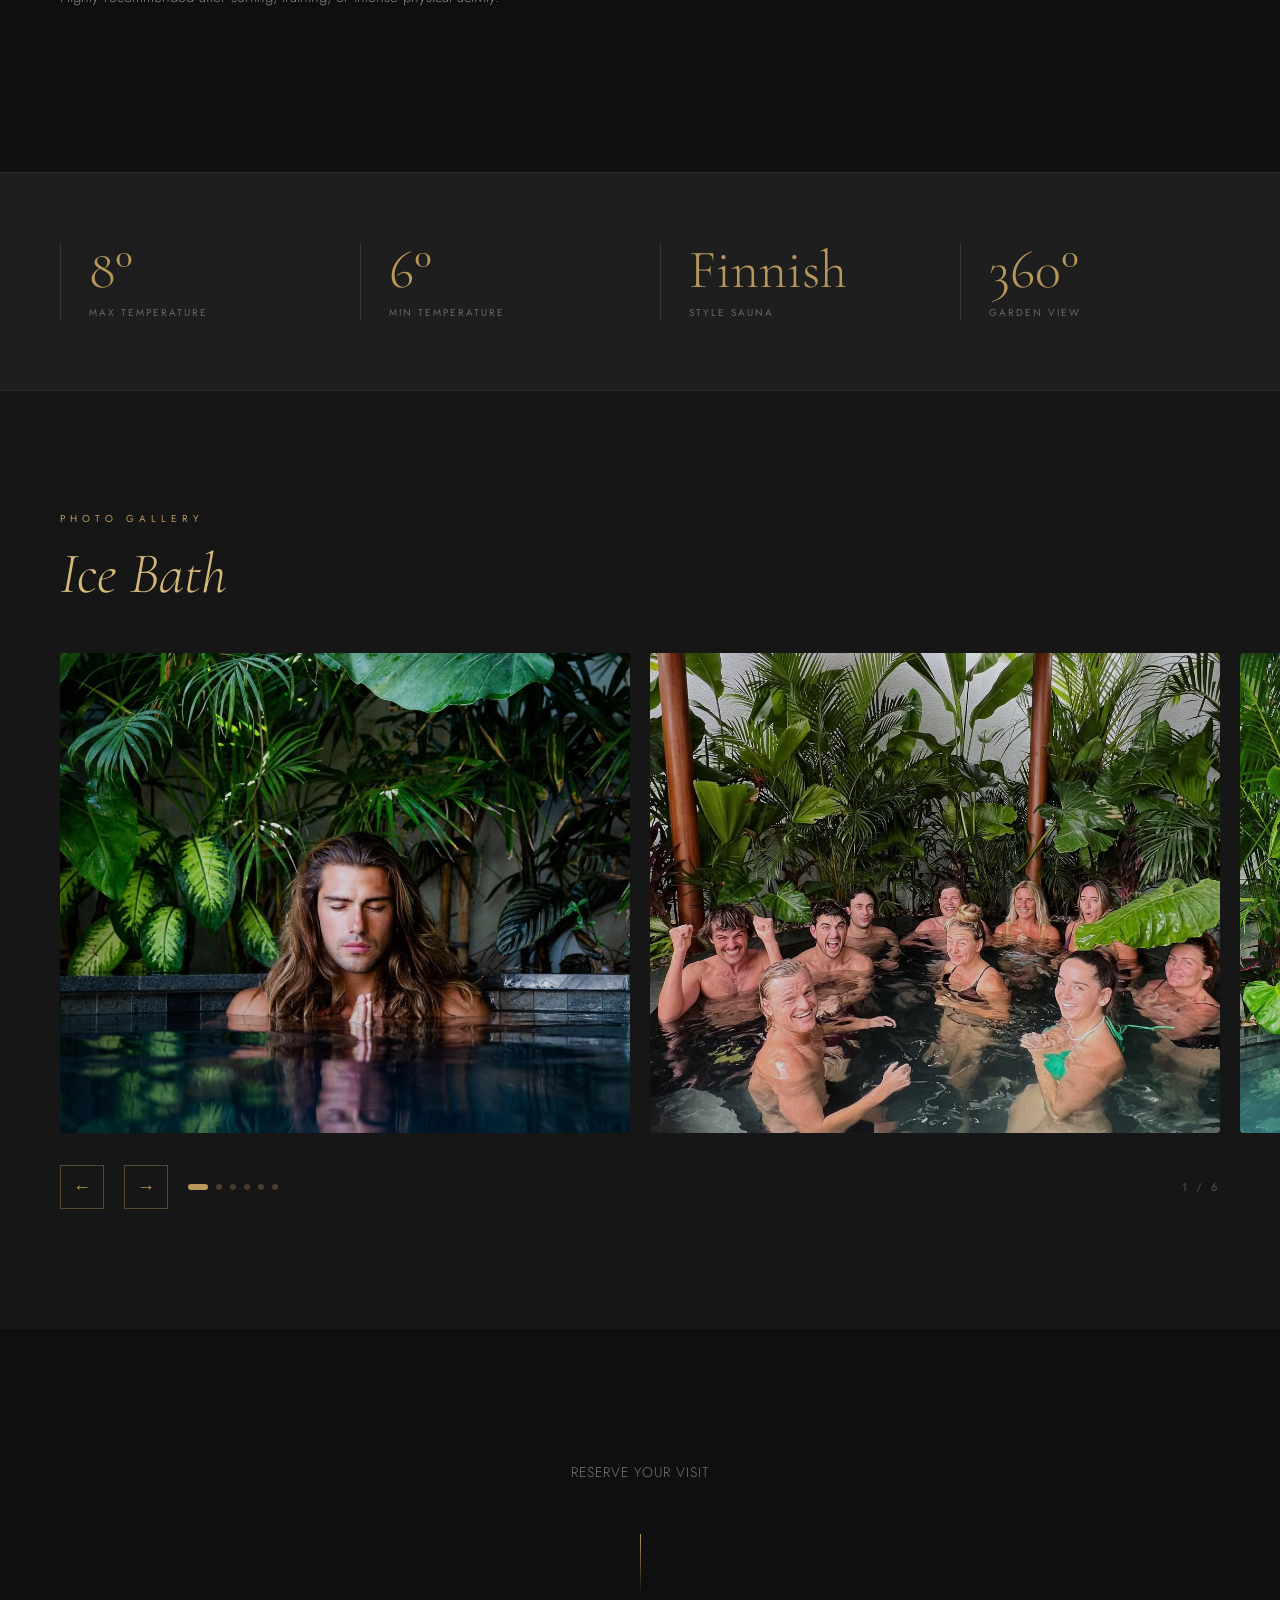
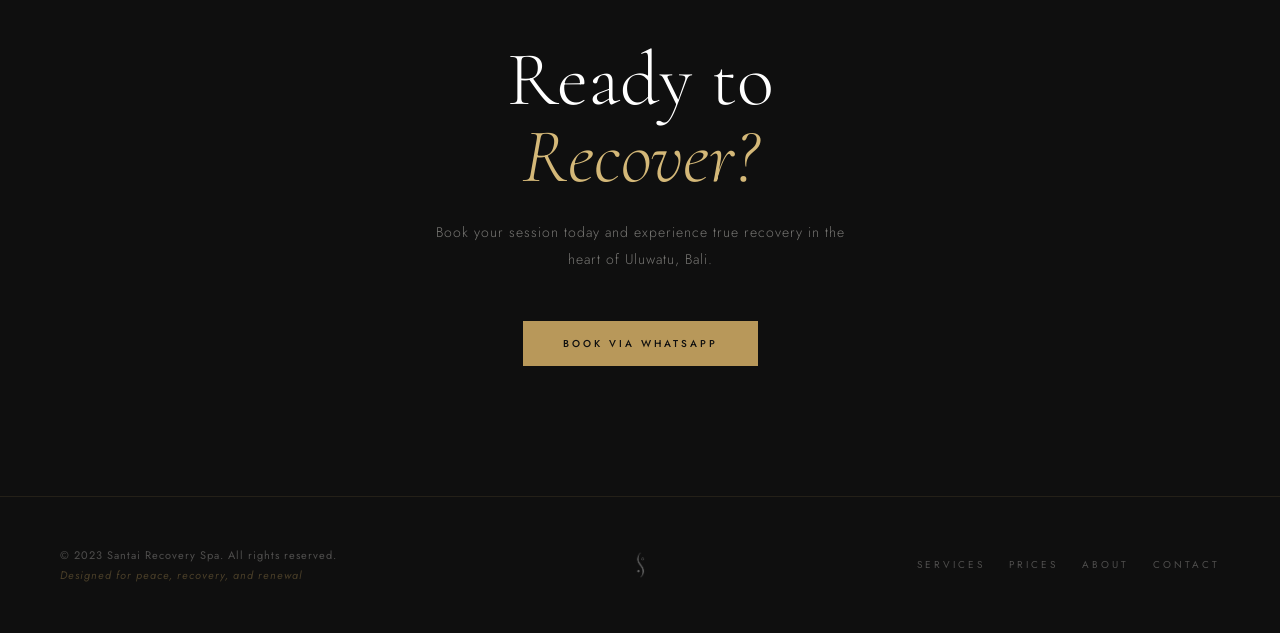
<file: icebath.html>
<!DOCTYPE html>
<html lang="en">
<head>
    <meta charset="UTF-8">
    <meta name="viewport" content="width=device-width, initial-scale=1.0">
    <title>Ice Bath – Santai Recovery Spa</title>
    <meta name="description" content=" 6° cold plunge temperature with garden view at Santai Recovery Spa Uluwatu">
    <link rel="preconnect" href="https://fonts.googleapis.com">
    <link href="https://fonts.googleapis.com/css2?family=Cormorant+Garamond:ital,wght@0,300;0,400;0,600;1,300;1,400&family=Jost:wght@200;300;400;500&display=swap" rel="stylesheet">
    <link rel="stylesheet" href="assets/css/style-services.css">
</head>
<body>

<header id="header">
    <div class="header-left">
        <nav class="header-nav">
            <ul>
                <li><a href="index.html#services">Services</a></li>
                <li><a href="pricelist.html">Price List</a></li>
            </ul>
        </nav>
    </div>
    <a href="index.html" class="logo">
        <img src="assets/images/4 santai.png" alt="Santai Recovery Spa">
    </a>
    <div class="header-right">
        <nav class="header-nav">
            <ul>
                <li><a href="index.html#about">About</a></li>
                <li><a href="index.html#contact">Contact</a></li>
            </ul>
        </nav>
    </div>
    <button class="nav-toggle" id="navToggle">☰</button>
</header>

<div class="mobile-menu" id="mobileMenu">
    <button class="close-btn" id="closeMenu">&times;</button>
    <a href="index.html">Home</a>
    <a href="index.html">Services</a>
    <a href="pricelist.html">Price List</a>
    <a href="index.html">About</a>
    <a href="index.html">Contact</a>
</div>

<section class="hero">
    <div class="hero-bg">
        <img src="assets/images/es1.jpg" alt="Santai Ice Bath">
    </div>
    <div class="hero-content">
        <p class="hero-eyebrow">Cold Therapy · Santai Recovery Spa</p>
        <h1>The<br><em>Ice Bath</em></h1>
        <p class="hero-sub">Invigorating 6°C cold plunge therapy to reduce inflammation, boost recovery, and energize body & mind.</p>
        <div class="hero-btns">
            <a href="index.html" class="btn-outline-white">← Back to Home</a>
        </div>
    </div>
</section>

<!-- Marquee -->
<div class="marquee-section">
    <div class="marquee-track">
        <span class="marquee-item">Ice Therapy</span><span class="marquee-item marquee-dot">·</span>
        <span class="marquee-item">6°C</span><span class="marquee-item marquee-dot">·</span>
        <span class="marquee-item">Energized</span><span class="marquee-item marquee-dot">·</span>
        <span class="marquee-item">Recover</span><span class="marquee-item marquee-dot">·</span>
        <span class="marquee-item">Relax</span><span class="marquee-item marquee-dot">·</span>
        <span class="marquee-item">Finnish Style</span><span class="marquee-item marquee-dot">·</span>
        <span class="marquee-item">Garden View</span><span class="marquee-item marquee-dot">·</span>
        <span class="marquee-item">Ice Therapy</span><span class="marquee-item marquee-dot">·</span>
        <span class="marquee-item">6°C</span><span class="marquee-item marquee-dot">·</span>
        <span class="marquee-item">Energized</span><span class="marquee-item marquee-dot">·</span>
        <span class="marquee-item">Recover</span><span class="marquee-item marquee-dot">·</span>
        <span class="marquee-item">Relax</span><span class="marquee-item marquee-dot">·</span>
        <span class="marquee-item">Finnish Style</span><span class="marquee-item marquee-dot">·</span>
        <span class="marquee-item">Garden View</span><span class="marquee-item marquee-dot">·</span>
    </div>
</div>

<!-- Description -->
<section class="desc-section">
    <div class="desc-inner">
        <div>
            <p class="section-label">About This Service</p>
            <h2>Cold Therapy,<br><em>total Reset</em></h2>
            <p>Invigorating 6°C cold plunge therapy to reduce inflammation, boost recovery, and energize body & mind.</p>
            <P>Our ice bath uses modern cooling technology to maintain a consistent 6°C temperature.</p>
            <P>Cold exposure helps reduce muscle soreness, decrease inflammation, improve circulation, and increase mental resilience.</p>
            <P>Highly recommended after surfing, training, or intense physical activity.</p>
        </div>
        <div class="benefits-grid">
            <div class="benefit-item">
               <div class="benefit-icon">🧊</div>
               <div class="benefit-title">Inflammation Relief</div>
            <div class="benefit-desc">Cold water reduces swelling and soothes sore muscles fast</div>
            </div>
            <div class="benefit-item">
                <div class="benefit-icon">🧠</div>
                <div class="benefit-title">Mental Clarity</div>
            <div class="benefit-desc">Builds resilience, reduces anxiety, and elevates mood</div>
            </div>
            <div class="benefit-item">
                <div class="benefit-icon">🔄</div>
                <div class="benefit-title">Faster Recovery</div>
                <div class="benefit-desc">Accelerates muscle repair after intense training or surfing</div>
            </div>
             <div class="benefit-item">
                <div class="benefit-icon">⚡</div>
                <div class="benefit-title">Energy Boost</div>
                <div class="benefit-desc">Cold exposure triggers adrenaline and sharpens mental focus</div>
             </div>
        </div>
    </div>
</section>

<!-- Stats -->
<div class="stats-section">
    <div class="stats-inner">
        <div class="stat-item">
            <div class="stat-num">8°</div>
            <div class="stat-label">Max Temperature</div>
        </div>
        <div class="stat-item">
            <div class="stat-num">6°</div>
            <div class="stat-label">Min Temperature</div>
        </div>
        <div class="stat-item">
            <div class="stat-num">Finnish</div>
            <div class="stat-label">Style Sauna</div>
        </div>
        <div class="stat-item">
            <div class="stat-num">360°</div>
            <div class="stat-label">Garden View</div>
        </div>
    </div>
</div>

<!-- Gallery Slider -->
<section class="gallery-section">
    <div class="gallery-header">
        <p class="section-label">Photo Gallery</p>
        <h2><em>Ice Bath</em></h2>
    </div>
    <div class="slider-wrapper">
        <div class="slider-track" id="sliderTrack">
        <img src="assets/images/es1.jpg" alt="IceBath 1">
        <img src="assets/images/es2.jpg" alt="IceBath 2">
        <img src="assets/images/es3.jpg" alt="IceBath 3">
        <img src="assets/images/ess1.jpg" alt="IceBath 4">
        <img src="assets/images/es4.jpg" alt="IceBath 5">
        <img src="assets/images/es6.jpg" alt="IceBath 6">
        </div>
    </div>
    <div class="slider-controls">
        <button class="slider-btn" id="prevBtn">&#8592;</button>
        <button class="slider-btn" id="nextBtn">&#8594;</button>
        <div class="slider-dots" id="sliderDots"></div>
        <div class="slider-counter" id="sliderCounter">1 / 6</div>
    </div>
</section>

<!-- CTA -->
<section class="cta-section">
    <p class="section-label">Reserve Your Visit</p>
    <div class="cta-divider"></div>
    <h2>Ready to<br><em>Recover?</em></h2>
    <p>Book your session today and experience true recovery in the heart of Uluwatu, Bali.</p>
    <a href="https://wa.me/62881037601790?text=Halo%20Santai%20Recovery%20Spa%2C%20saya%20ingin%20booking%20sesi%20Sauna." class="btn-primary" target="_blank">Book via WhatsApp</a>
</section>

<!-- Footer -->
<footer>
    <div class="footer-left">
        <p>&copy; 2023 Santai Recovery Spa. All rights reserved.</p>
        <p>Designed for peace, recovery, and renewal</p>
    </div>
    <div class="footer-logo">
        <img src="assets/images/4 santai.png" alt="Santai Recovery Spa">
    </div>
    <div class="footer-right">
        <a href="index.html#services">Services</a>
        <a href="pricelist.html">Prices</a>
        <a href="index.html#about">About</a>
        <a href="index.html#contact">Contact</a>
    </div>
</footer>

    <script src="assets/js/service-pages.js"></script>
    <script src="assets/js/tracker.js"></script>
</body>
</html>
</file>
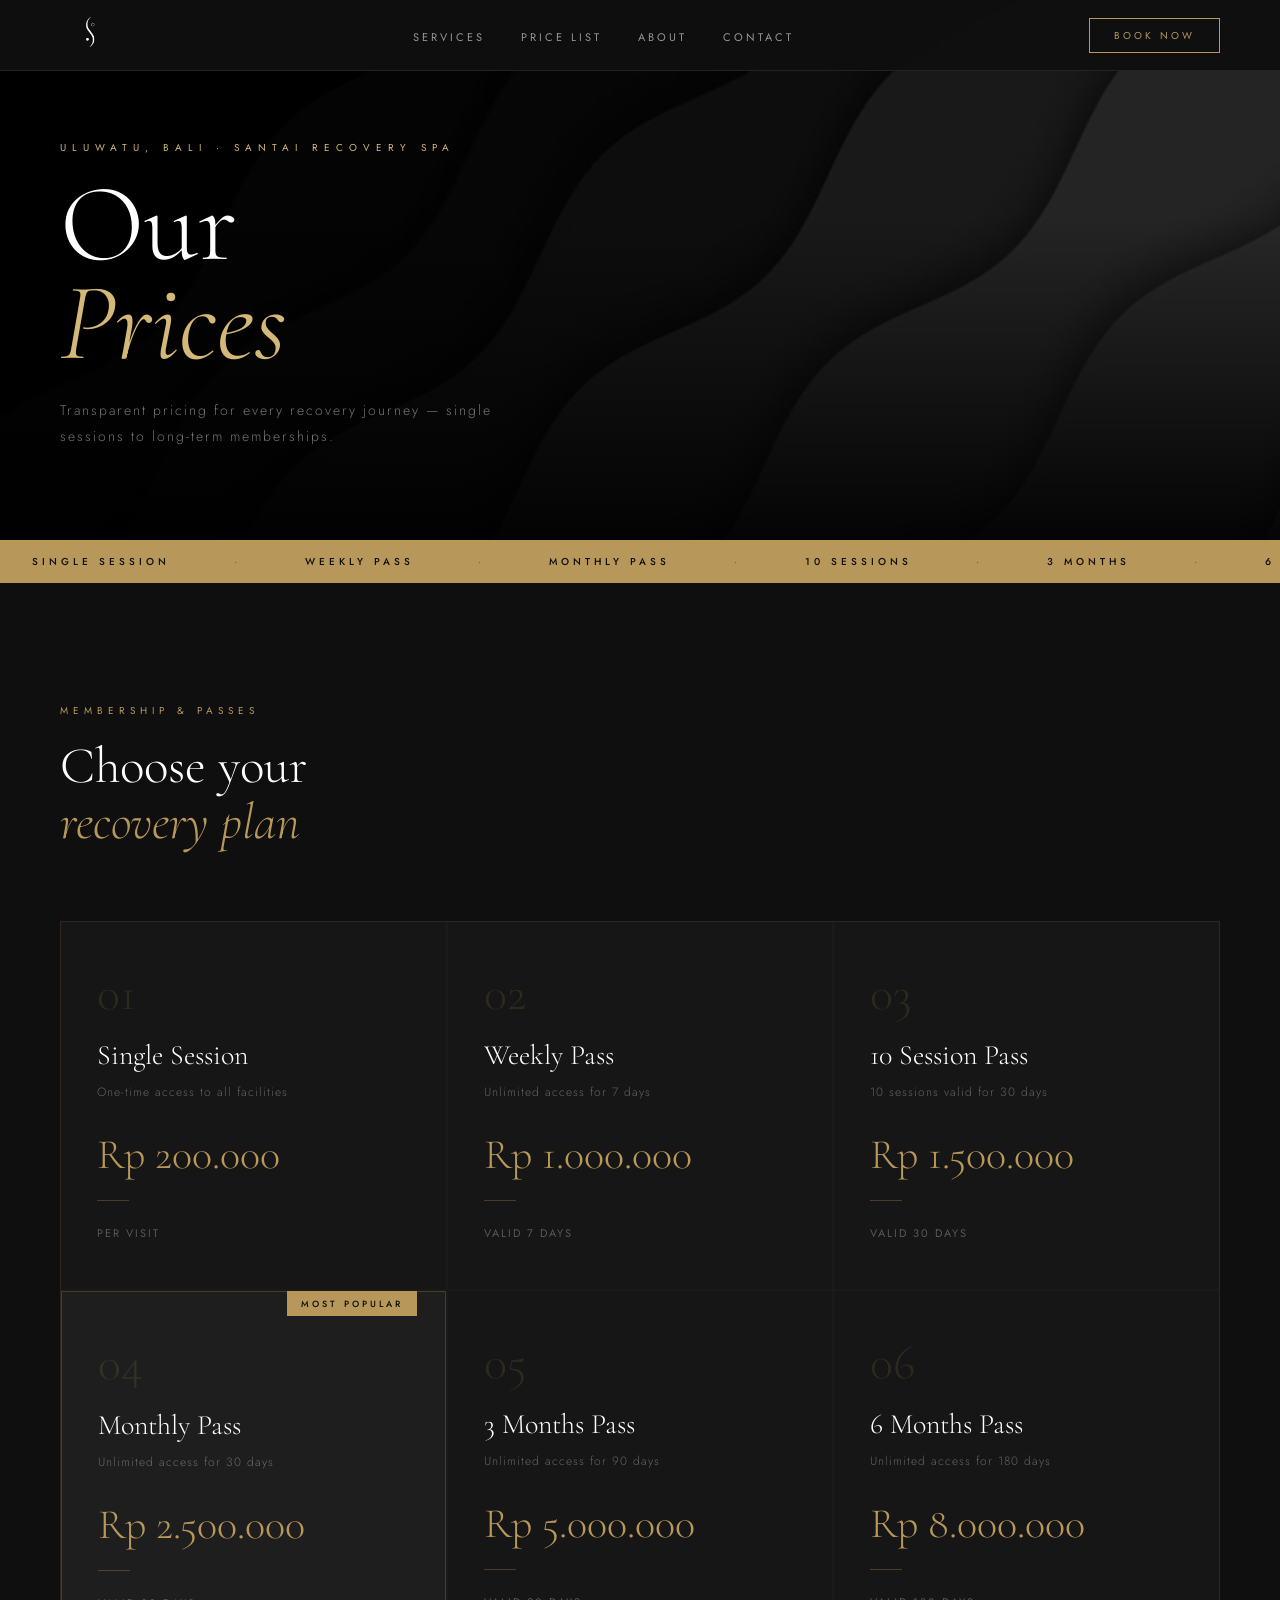
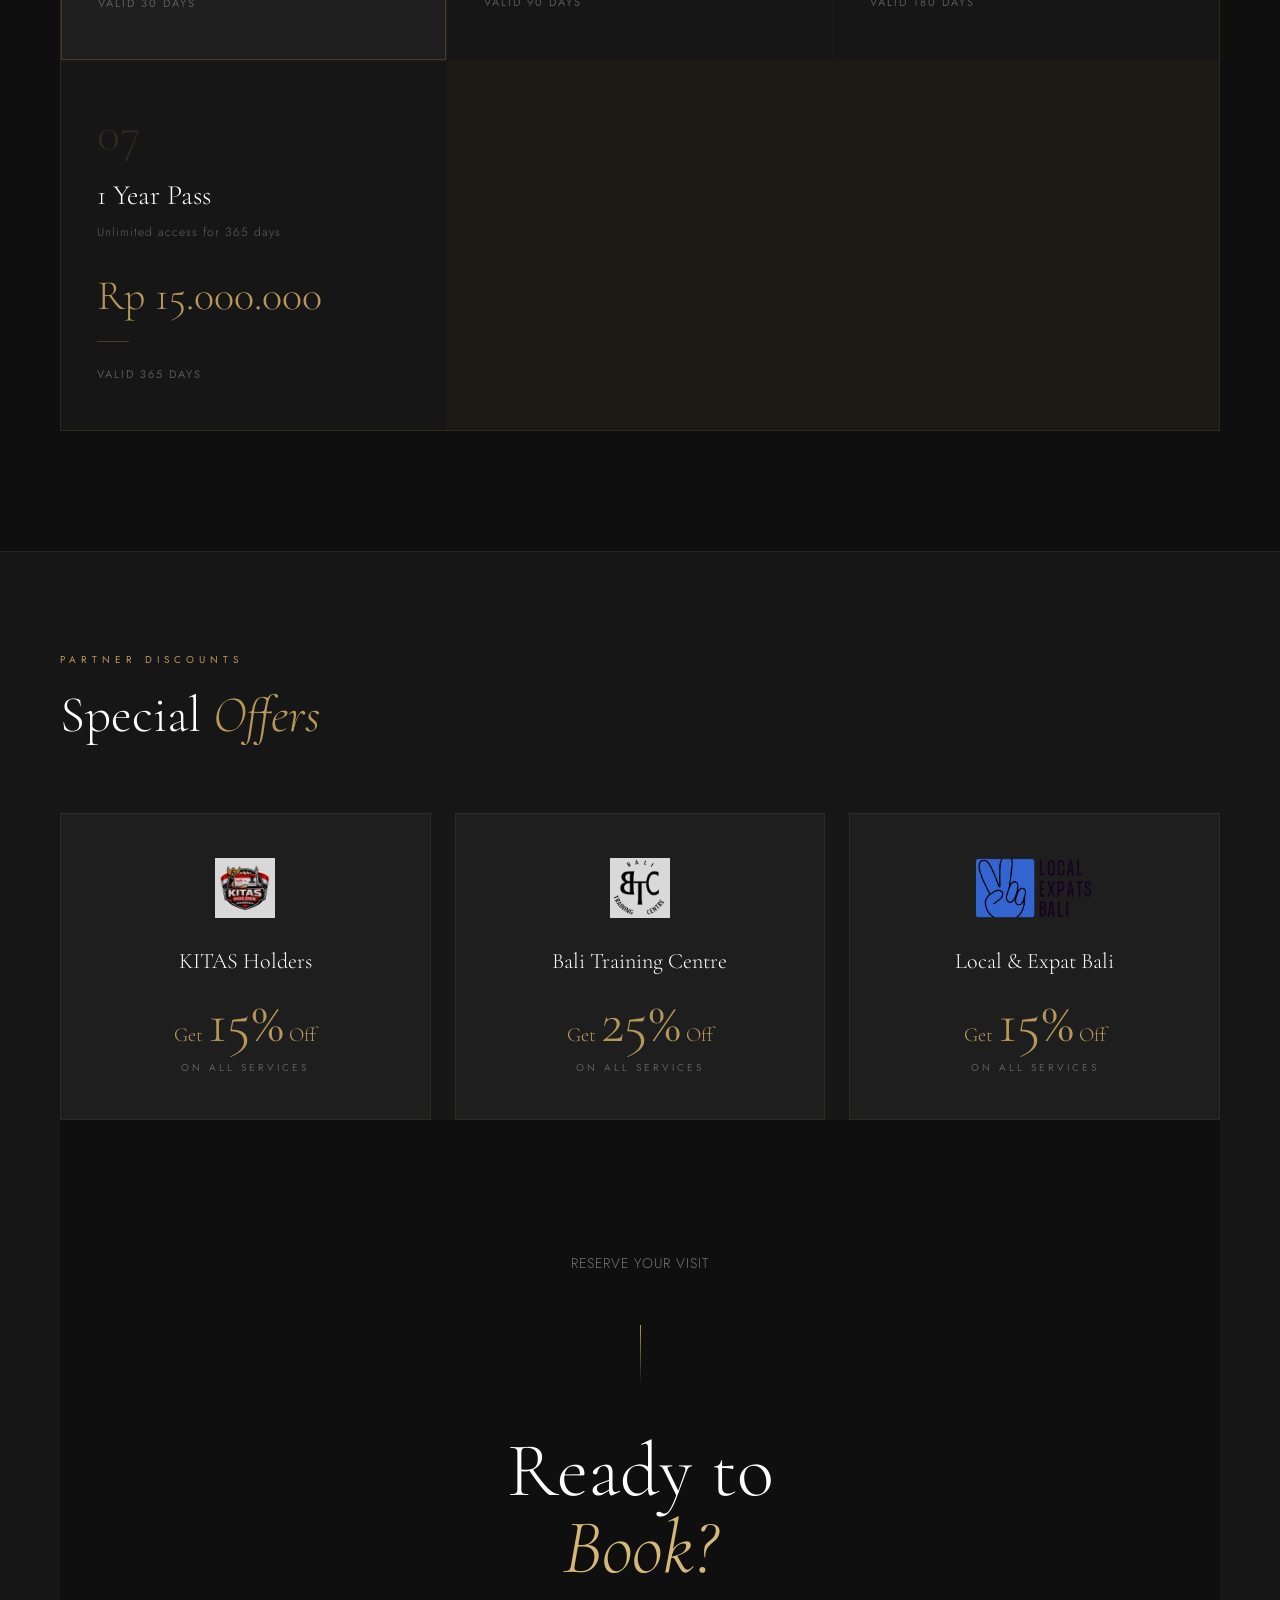
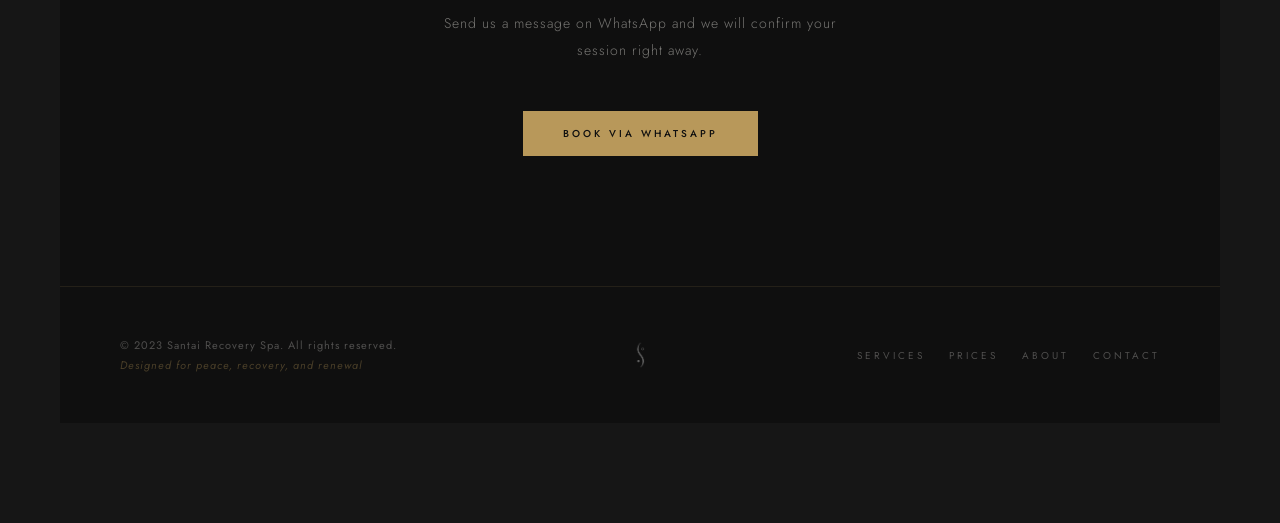
<file: pricelist.html>
<!DOCTYPE html>
<html lang="en">
<head>
    <meta charset="UTF-8">
    <meta name="viewport" content="width=device-width, initial-scale=1.0">
    <title>Price List – Santai Recovery Spa</title>
    <meta name="description" content="Price list for Santai Recovery Spa in Uluwatu, Bali.">
    <link rel="preconnect" href="https://fonts.googleapis.com">
    <link href="https://fonts.googleapis.com/css2?family=Cormorant+Garamond:ital,wght@0,300;0,400;0,600;1,300;1,400&family=Jost:wght@200;300;400;500&display=swap" rel="stylesheet">
    <link rel="stylesheet" href="assets/css/style-pricelist.css">
</head>
<body>

<!-- Header -->
<header>
    <a href="index.html" class="logo">
        <img src="assets/images/4 santai.png" alt="Santai Recovery Spa">
    </a>
    <nav class="desktop-nav">
        <ul>
            <li><a href="index.html#services">Services</a></li>
            <li><a href="pricelist.html">Price List</a></li>
            <li><a href="index.html#about">About</a></li>
            <li><a href="index.html#contact">Contact</a></li>
        </ul>
    </nav>
    <a href="https://wa.me/62881037601790" class="nav-cta" target="_blank">Book Now</a>
</header>

<!-- Hero -->
<section class="hero">
    <div class="hero-bg">
        <img src="assets/images/bg.jpg" alt="Santai Recovery Spa">
    </div>
    <div class="hero-content">
        <p class="hero-eyebrow">Uluwatu, Bali · Santai Recovery Spa</p>
        <h1>Our<br><em>Prices</em></h1>
        <p class="hero-sub">Transparent pricing for every recovery journey — single sessions to long-term memberships.</p>
    </div>
</section>

<!-- Marquee -->
<div class="marquee-section">
    <div class="marquee-track">
        <span class="marquee-item">Single Session</span><span class="marquee-item marquee-dot">·</span>
        <span class="marquee-item">Weekly Pass</span><span class="marquee-item marquee-dot">·</span>
        <span class="marquee-item">Monthly Pass</span><span class="marquee-item marquee-dot">·</span>
        <span class="marquee-item">10 Sessions</span><span class="marquee-item marquee-dot">·</span>
        <span class="marquee-item">3 Months</span><span class="marquee-item marquee-dot">·</span>
        <span class="marquee-item">6 Months</span><span class="marquee-item marquee-dot">·</span>
        <span class="marquee-item">1 Year</span><span class="marquee-item marquee-dot">·</span>
        <span class="marquee-item">Single Session</span><span class="marquee-item marquee-dot">·</span>
        <span class="marquee-item">Weekly Pass</span><span class="marquee-item marquee-dot">·</span>
        <span class="marquee-item">Monthly Pass</span><span class="marquee-item marquee-dot">·</span>
        <span class="marquee-item">10 Sessions</span><span class="marquee-item marquee-dot">·</span>
        <span class="marquee-item">3 Months</span><span class="marquee-item marquee-dot">·</span>
        <span class="marquee-item">6 Months</span><span class="marquee-item marquee-dot">·</span>
        <span class="marquee-item">1 Year</span><span class="marquee-item marquee-dot">·</span>
    </div>
</div>

<!-- Pricing -->
<section class="pricing-section">
    <div class="pricing-inner">
        <p class="section-label">Membership & Passes</p>
        <h2 class="section-title">Choose your<br><em>recovery plan</em></h2>
        <div class="pricing-grid">
            <div class="price-card">
                <div class="card-num">01</div>
                <div class="card-name">Single Session</div>
                <div class="card-desc">One-time access to all facilities</div>
                <div class="card-price">Rp 200.000</div>
                <div class="card-divider"></div>
                <div class="card-validity">Per Visit</div>
            </div>
            <div class="price-card">
                <div class="card-num">02</div>
                <div class="card-name">Weekly Pass</div>
                <div class="card-desc">Unlimited access for 7 days</div>
                <div class="card-price">Rp 1.000.000</div>
                <div class="card-divider"></div>
                <div class="card-validity">Valid 7 Days</div>
            </div>
            <div class="price-card">
                <div class="card-num">03</div>
                <div class="card-name">10 Session Pass</div>
                <div class="card-desc">10 sessions valid for 30 days</div>
                <div class="card-price">Rp 1.500.000</div>
                <div class="card-divider"></div>
                <div class="card-validity">Valid 30 Days</div>
            </div>
            <div class="price-card featured">
                <div class="card-num">04</div>
                <div class="card-name">Monthly Pass</div>
                <div class="card-desc">Unlimited access for 30 days</div>
                <div class="card-price">Rp 2.500.000</div>
                <div class="card-divider"></div>
                <div class="card-validity">Valid 30 Days</div>
            </div>
            <div class="price-card">
                <div class="card-num">05</div>
                <div class="card-name">3 Months Pass</div>
                <div class="card-desc">Unlimited access for 90 days</div>
                <div class="card-price">Rp 5.000.000</div>
                <div class="card-divider"></div>
                <div class="card-validity">Valid 90 Days</div>
            </div>
            <div class="price-card">
                <div class="card-num">06</div>
                <div class="card-name">6 Months Pass</div>
                <div class="card-desc">Unlimited access for 180 days</div>
                <div class="card-price">Rp 8.000.000</div>
                <div class="card-divider"></div>
                <div class="card-validity">Valid 180 Days</div>
            </div>
            <div class="price-card">
                <div class="card-num">07</div>
                <div class="card-name">1 Year Pass</div>
                <div class="card-desc">Unlimited access for 365 days</div>
                <div class="card-price">Rp 15.000.000</div>
                <div class="card-divider"></div>
                <div class="card-validity">Valid 365 Days</div>
            </div>
        </div>
    </div>
</section>

<!-- Discounts -->
<section class="discount-section">
    <div class="discount-inner">
        <p class="section-label">Partner Discounts</p>
        <h2 class="section-title">Special <em>Offers</em></h2>
        <div class="discount-grid">
            <div class="discount-card">
                <img src="assets/images/Logo pemegang KITAS Indonesia.png" class="discount-logo" alt="KITAS">
                <h3>KITAS Holders</h3>
                <div class="discount-pct"><span>Get </span>15%<span> Off</span></div>
                <p class="discount-label">On All Services</p>
            </div>
            <div class="discount-card">
                <img src="assets/images/btc.jpg" class="discount-logo" alt="Bali Training Centre">
                <h3>Bali Training Centre</h3>
                <div class="discount-pct"><span>Get </span>25%<span> Off</span></div>
                <p class="discount-label">On All Services</p>
            </div>
            <div class="discount-card">
                <img src="assets/images/LEB.png" class="discount-logo" alt="Local & Expat Bali">
                <h3>Local & Expat Bali</h3>
                <div class="discount-pct"><span>Get </span>15%<span> Off</span></div>
                <p class="discount-label">On All Services</p>
            </div>
        </div>
    </div>

<!-- CTA -->
<section class="cta-section">
    <p class="section-label">Reserve Your Visit</p>
    <div class="cta-divider"></div>
    <h2>Ready to<br><em>Book?</em></h2>
    <p>Send us a message on WhatsApp and we will confirm your session right away.</p>
    <a href="https://wa.me/62881037601790?text=Halo%20Santai%20Recovery%20Spa%2C%20saya%20ingin%20booking%20session." class="btn-primary" target="_blank">Book via WhatsApp</a>
</section>

<!-- Footer -->
<footer>
    <div class="footer-left">
        <p>&copy; 2023 Santai Recovery Spa. All rights reserved.</p>
        <p>Designed for peace, recovery, and renewal</p>
    </div>
    <div class="footer-logo">
        <img src="assets/images/4 santai.png" alt="Santai Recovery Spa">
    </div>
    <div class="footer-right">
        <a href="index.html#services">Services</a>
        <a href="pricelist.html">Prices</a>
        <a href="index.html#about">About</a>
        <a href="index.html#contact">Contact</a>
    </div>
</footer>

    <script src="assets/js/pricelist.js"></script>
    <script src="assets/js/tracker.js"></script>
</body>
</html>
</file>
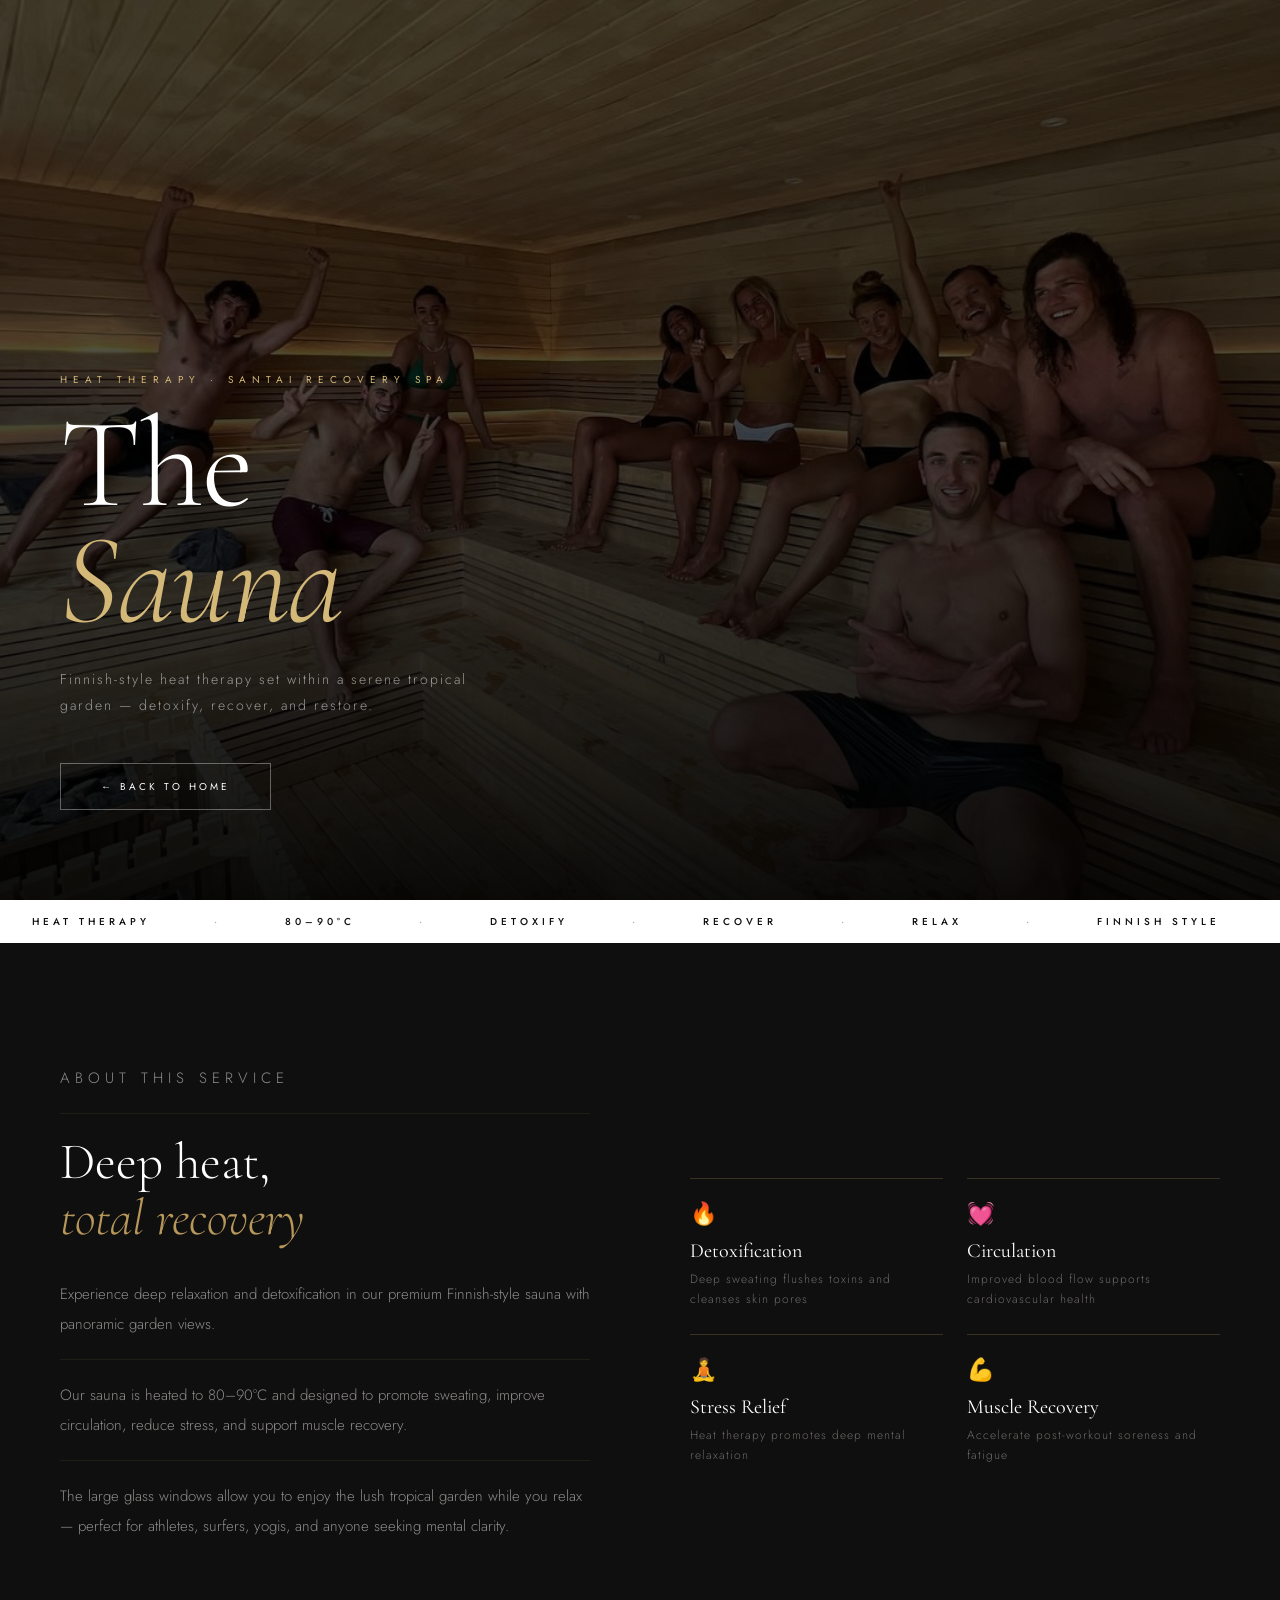
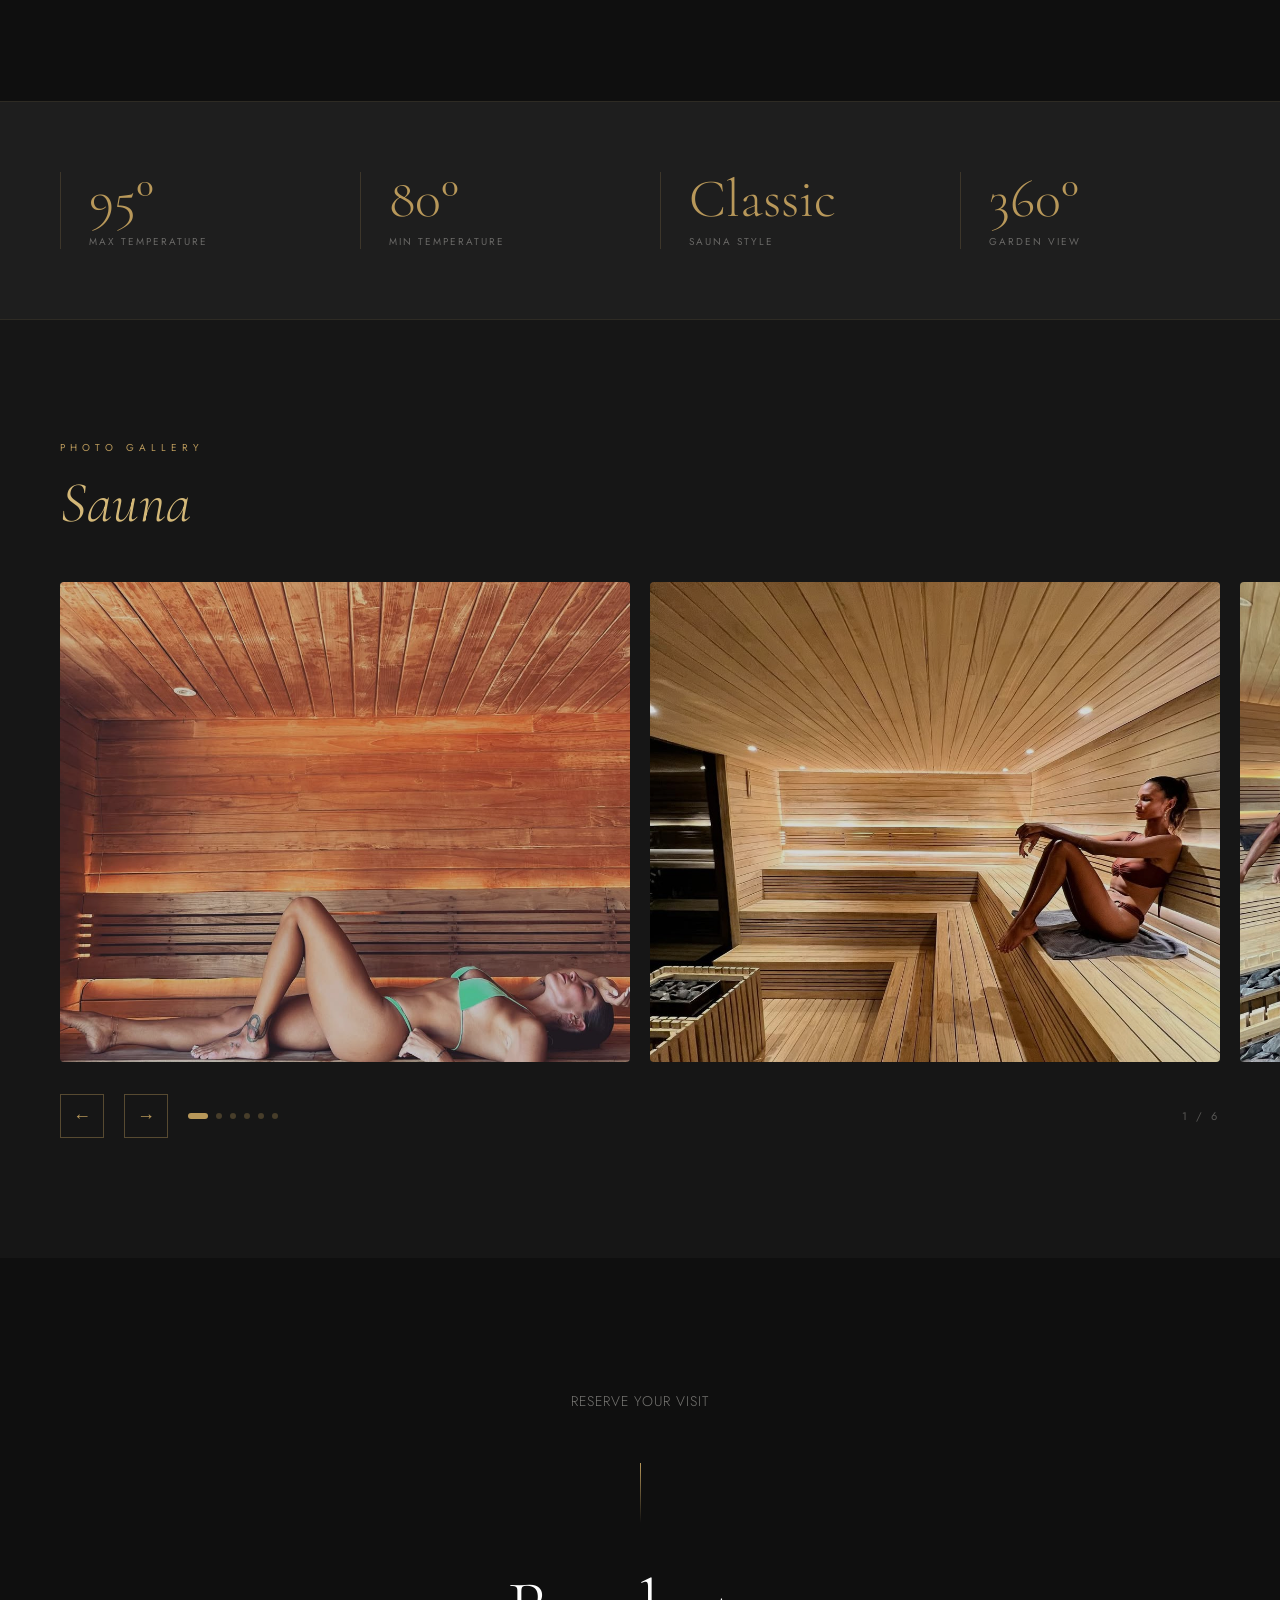
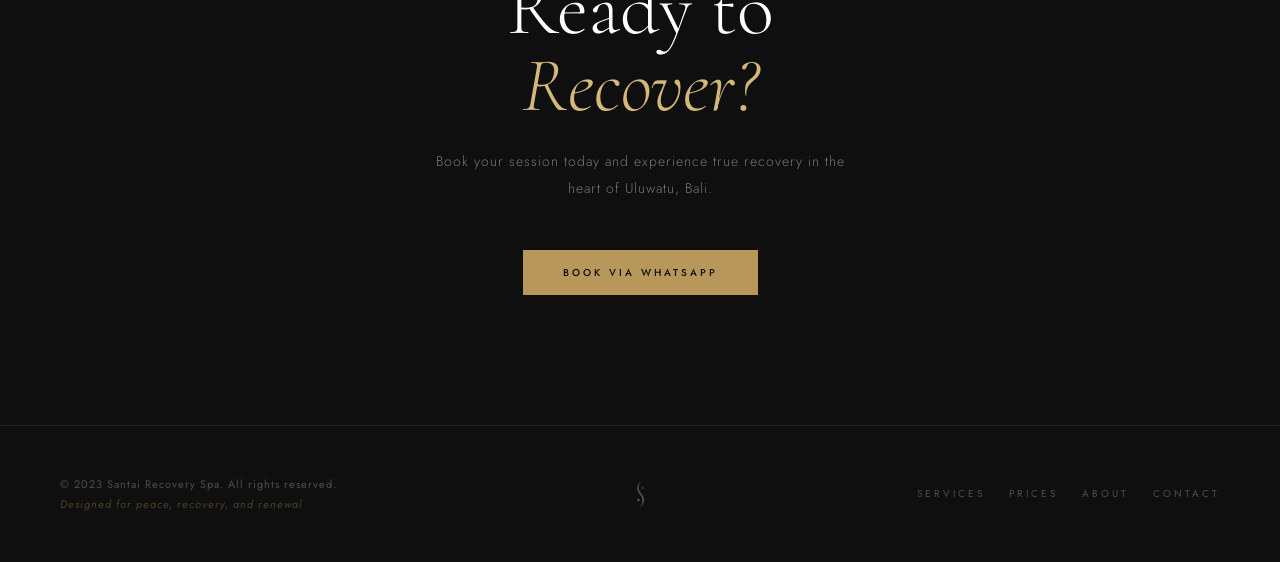
<file: sauna.html>
<!DOCTYPE html>
<html lang="en">
<head>
    <meta charset="UTF-8">
    <meta name="viewport" content="width=device-width, initial-scale=1.0">
    <title>Sauna – Santai Recovery Spa</title>
    <link rel="preconnect" href="https://fonts.googleapis.com">
    <link href="https://fonts.googleapis.com/css2?family=Cormorant+Garamond:ital,wght@0,300;0,400;0,600;1,300;1,400&family=Jost:wght@200;300;400;500&display=swap" rel="stylesheet">
    <link rel="stylesheet" href="assets/css/style-services.css">
</head>
<body>

<header id="header">
    <div class="header-left">
        <nav class="header-nav">
            <ul>
                <li><a href="index.html#services">Services</a></li>
                <li><a href="pricelist.html">Price List</a></li>
            </ul>
        </nav>
    </div>
    <a href="index.html" class="logo">
        <img src="assets/images/4 santai.png" alt="Santai Recovery Spa">
    </a>
    <div class="header-right">
        <nav class="header-nav">
            <ul>
                <li><a href="index.html#about">About</a></li>
                <li><a href="index.html#contact">Contact</a></li>
            </ul>
        </nav>
    </div>
    <button class="nav-toggle" id="navToggle">☰</button>
</header>

<div class="mobile-menu" id="mobileMenu">
    <button class="close-btn" id="closeMenu">&times;</button>
    <a href="index.html">Home</a>
    <a href="index.html">Services</a>
    <a href="pricelist.html">Price List</a>
    <a href="index.html">About</a>
    <a href="index.html">Contact</a>
</div>

<section class="hero">
    <div class="hero-bg">
        <img src="assets/images/sauna3.jpg" alt="Santai Sauna">
    </div>
    <div class="hero-content">
        <p class="hero-eyebrow">Heat Therapy · Santai Recovery Spa</p>
        <h1>The<br><em>Sauna</em></h1>
        <p class="hero-sub">Finnish-style heat therapy set within a serene tropical garden — detoxify, recover, and restore.</p>
        <div class="hero-btns">
            <a href="index.html" class="btn-outline-white">← Back to Home</a>
        </div>
    </div>
</section>

<div class="marquee-section">
    <div class="marquee-track">
        <span class="marquee-item">Heat Therapy</span><span class="marquee-item marquee-dot">·</span>
        <span class="marquee-item">80–90°C</span><span class="marquee-item marquee-dot">·</span>
        <span class="marquee-item">Detoxify</span><span class="marquee-item marquee-dot">·</span>
        <span class="marquee-item">Recover</span><span class="marquee-item marquee-dot">·</span>
        <span class="marquee-item">Relax</span><span class="marquee-item marquee-dot">·</span>
        <span class="marquee-item">Finnish Style</span><span class="marquee-item marquee-dot">·</span>
        <span class="marquee-item">Garden View</span><span class="marquee-item marquee-dot">·</span>
        <span class="marquee-item">Heat Therapy</span><span class="marquee-item marquee-dot">·</span>
        <span class="marquee-item">80–90°C</span><span class="marquee-item marquee-dot">·</span>
        <span class="marquee-item">Detoxify</span><span class="marquee-item marquee-dot">·</span>
        <span class="marquee-item">Recover</span><span class="marquee-item marquee-dot">·</span>
        <span class="marquee-item">Relax</span><span class="marquee-item marquee-dot">·</span>
        <span class="marquee-item">Finnish Style</span><span class="marquee-item marquee-dot">·</span>
        <span class="marquee-item">Garden View</span><span class="marquee-item marquee-dot">·</span>
    </div>
</div>

<section class="desc-section">
    <div class="desc-inner">
        <div>
            <p class="section-label">About This Service</p>
            <h2>Deep heat,<br><em>total recovery</em></h2>
            <p>Experience deep relaxation and detoxification in our premium Finnish-style sauna with panoramic garden views.</p>
            <p>Our sauna is heated to 80–90°C and designed to promote sweating, improve circulation, reduce stress, and support muscle recovery.</p>
            <p>The large glass windows allow you to enjoy the lush tropical garden while you relax — perfect for athletes, surfers, yogis, and anyone seeking mental clarity.</p>
        </div>
        <div class="benefits-grid">
            <div class="benefit-item">
                <div class="benefit-icon">🔥</div>
                <div class="benefit-title">Detoxification</div>
                <div class="benefit-desc">Deep sweating flushes toxins and cleanses skin pores</div>
            </div>
            <div class="benefit-item">
                <div class="benefit-icon">💓</div>
                <div class="benefit-title">Circulation</div>
                <div class="benefit-desc">Improved blood flow supports cardiovascular health</div>
            </div>
            <div class="benefit-item">
                <div class="benefit-icon">🧘</div>
                <div class="benefit-title">Stress Relief</div>
                <div class="benefit-desc">Heat therapy promotes deep mental relaxation</div>
            </div>
            <div class="benefit-item">
                <div class="benefit-icon">💪</div>
                <div class="benefit-title">Muscle Recovery</div>
                <div class="benefit-desc">Accelerate post-workout soreness and fatigue</div>
            </div>
        </div>
    </div>
</section>

<div class="stats-section">
    <div class="stats-inner">
        <div class="stat-item"><div class="stat-num">95°</div><div class="stat-label">Max Temperature</div></div>
        <div class="stat-item"><div class="stat-num">80°</div><div class="stat-label">Min Temperature</div></div>
        <div class="stat-item"><div class="stat-num">Classic</div><div class="stat-label">Sauna Style</div></div>
        <div class="stat-item"><div class="stat-num">360°</div><div class="stat-label">Garden View</div></div>
    </div>
</div>

<section class="gallery-section">
    <div class="gallery-header">
        <p class="section-label">Photo Gallery</p>
        <h2><em>Sauna</em></h2>
    </div>
    <div class="slider-wrapper">
        <div class="slider-track" id="sliderTrack">
            <img src="assets/images/sauna1.jpg" alt="Sauna 1">
            <img src="assets/images/sauna2.jpg" alt="Sauna 2">
            <img src="assets/images/sauna3.jpg" alt="Sauna 3">
            <img src="assets/images/sauna4.jpg" alt="Sauna 4">
            <img src="assets/images/sauna5.jpg" alt="Sauna 5">
            <img src="assets/images/sauna6.jpg" alt="Sauna 6">
        </div>
    </div>
    <div class="slider-controls">
        <button class="slider-btn" id="prevBtn">&#8592;</button>
        <button class="slider-btn" id="nextBtn">&#8594;</button>
        <div class="slider-dots" id="sliderDots"></div>
        <div class="slider-counter" id="sliderCounter">1 / 6</div>
    </div>
</section>

<section class="cta-section">
    <p class="section-label">Reserve Your Visit</p>
    <div class="cta-divider"></div>
    <h2>Ready to<br><em>Recover?</em></h2>
    <p>Book your session today and experience true recovery in the heart of Uluwatu, Bali.</p>
    <a href="https://wa.me/62881037601790?text=Halo%20Santai%2C%20saya%20ingin%20booking%20sesi%20Sauna." class="btn-primary" target="_blank">Book via WhatsApp</a>
</section>

<footer>
    <div class="footer-left">
        <p>&copy; 2023 Santai Recovery Spa. All rights reserved.</p>
        <p>Designed for peace, recovery, and renewal</p>
    </div>
    <div class="footer-logo"><img src="assets/images/4 santai.png" alt="Santai Recovery Spa"></div>
    <div class="footer-right">
        <a href="index.html">Services</a>
        <a href="pricelist.html">Prices</a>
        <a href="index.html">About</a>
        <a href="index.html">Contact</a>
    </div>
</footer>

    <script src="assets/js/service-pages.js"></script>
    <script src="assets/js/tracker.js"></script>
</body>
</html>
</file>
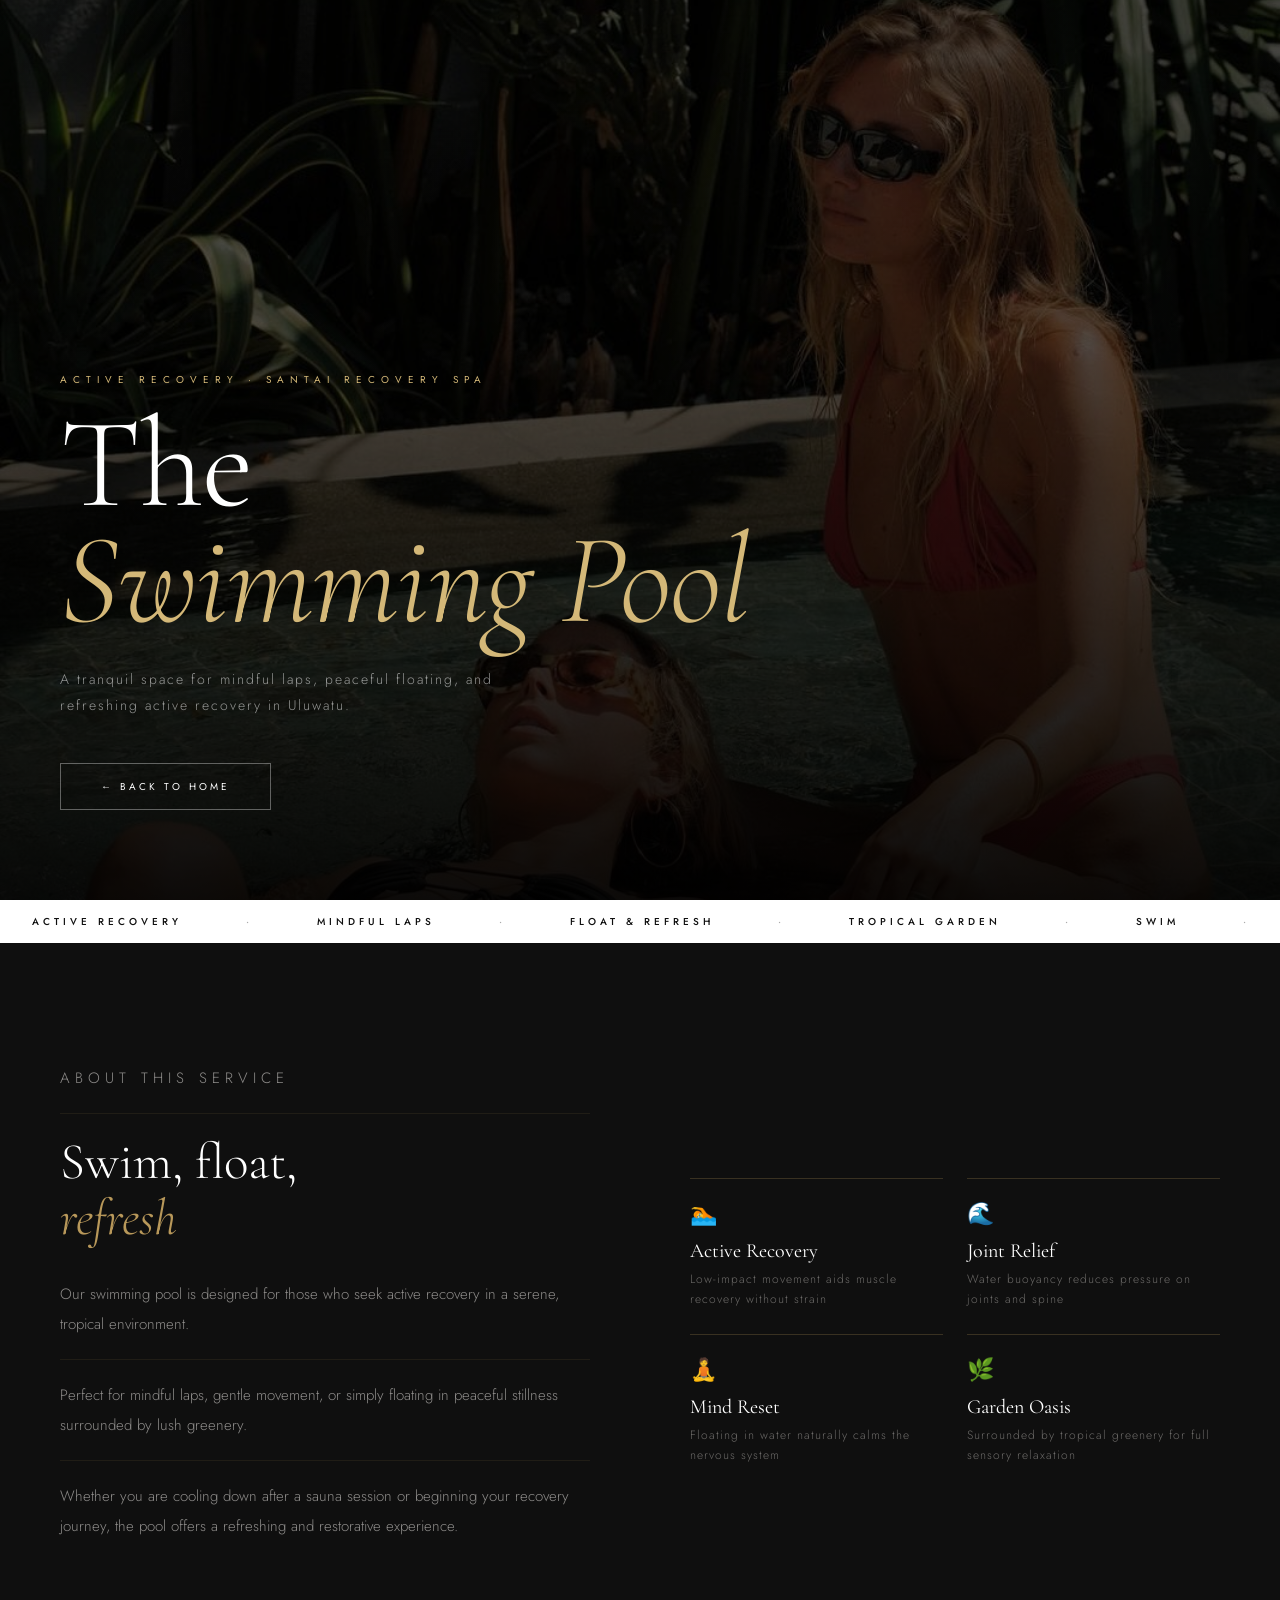
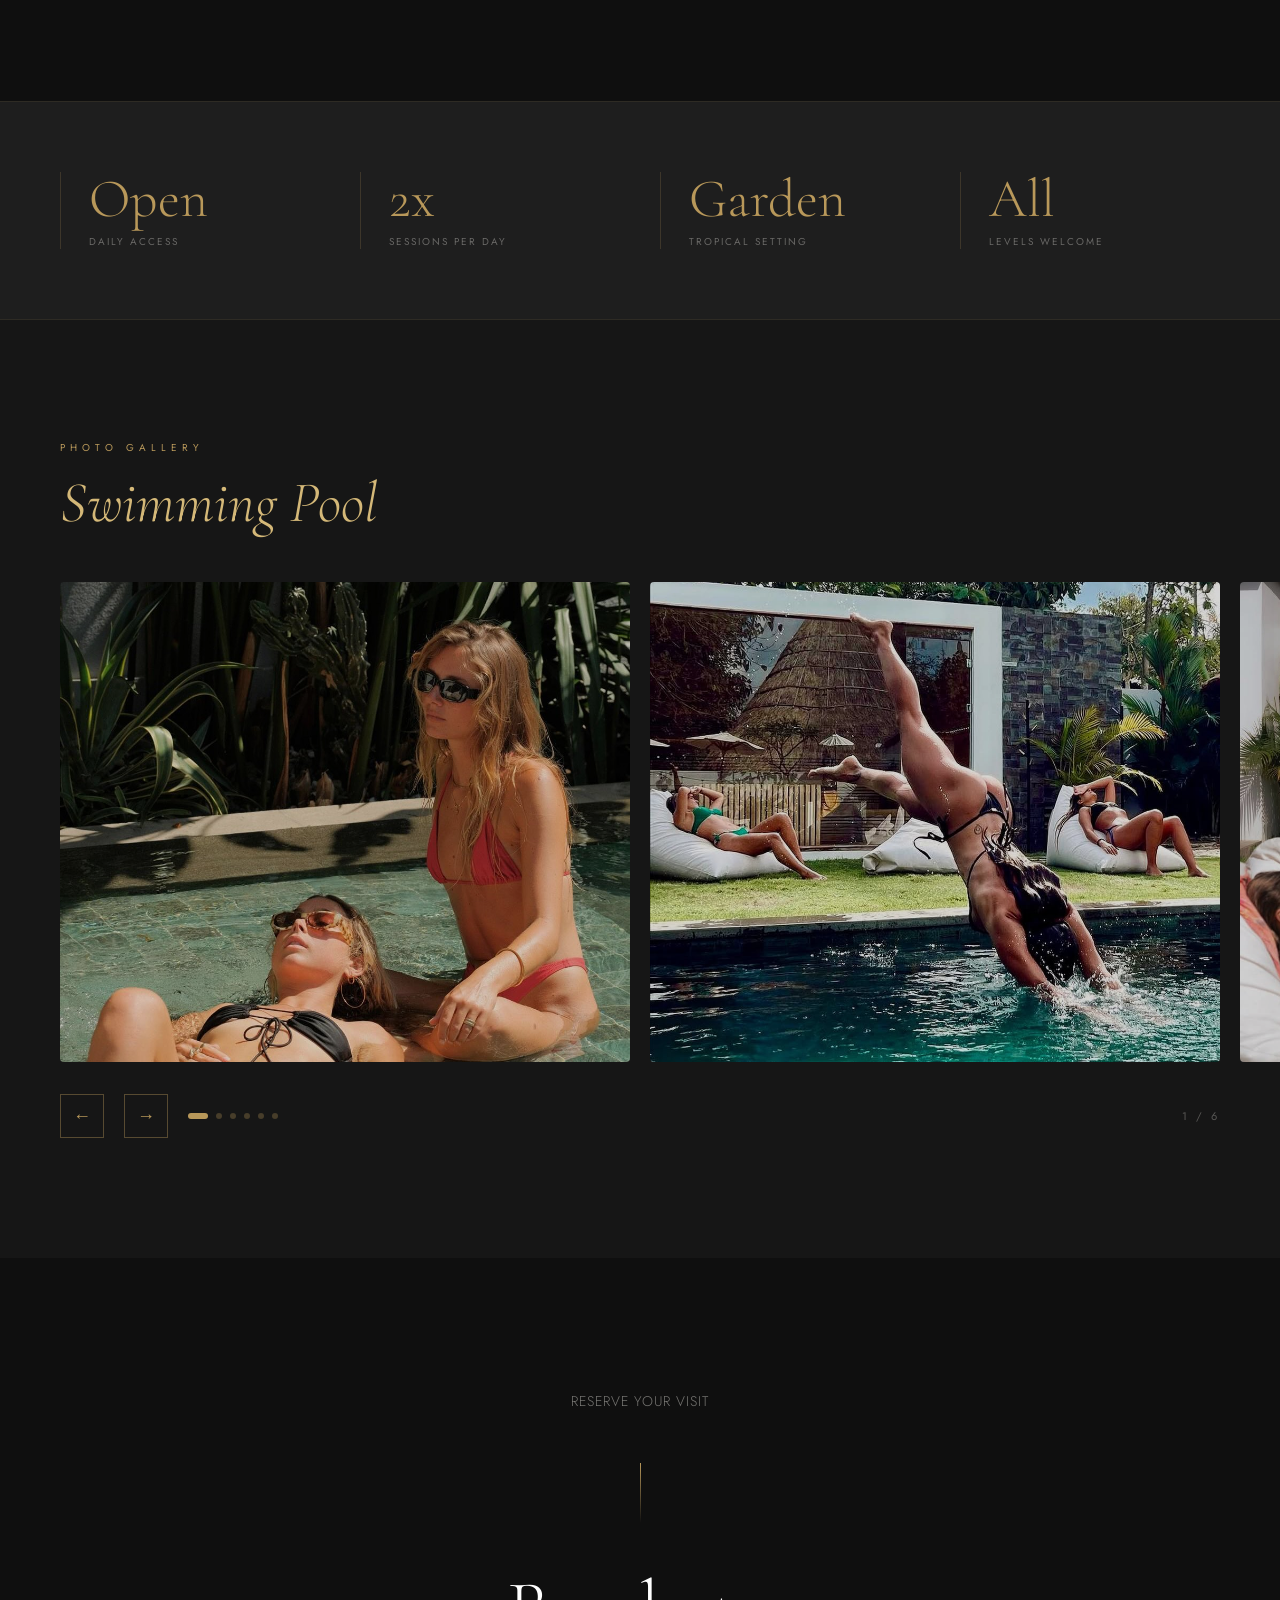
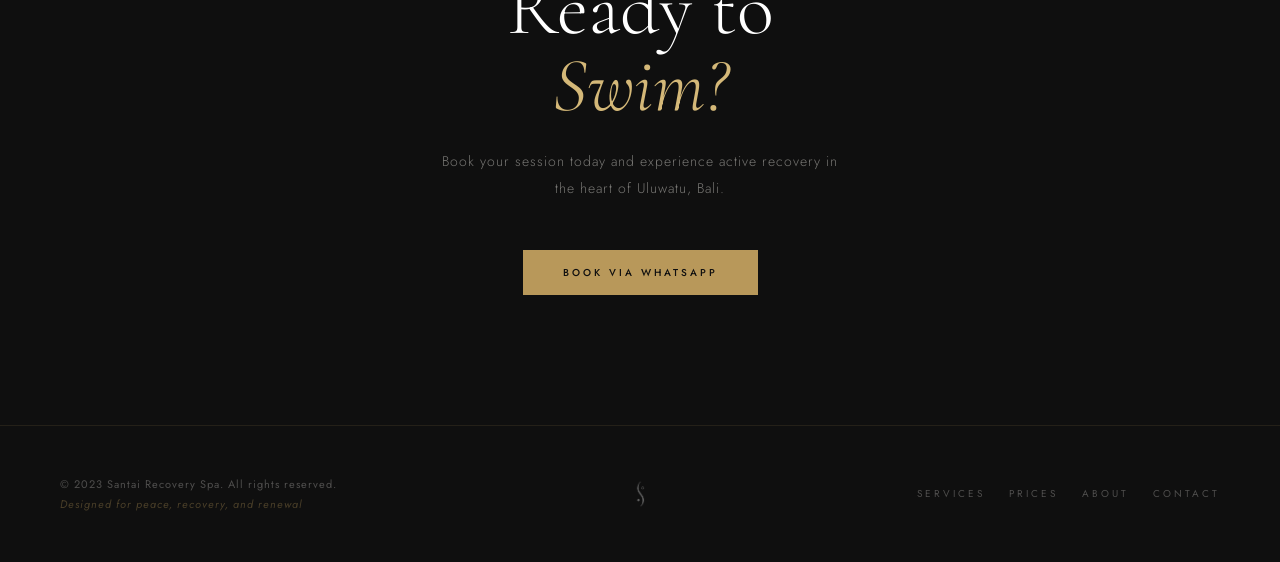
<file: swimingpool.html>
<!DOCTYPE html>
<html lang="en">
<head>
    <meta charset="UTF-8">
    <meta name="viewport" content="width=device-width, initial-scale=1.0">
    <title>Swimming Pool – Santai Recovery Spa</title>
    <meta name="description" content="Swimming Pool at Santai Recovery Spa Uluwatu, Bali">
    <link rel="preconnect" href="https://fonts.googleapis.com">
    <link href="https://fonts.googleapis.com/css2?family=Cormorant+Garamond:ital,wght@0,300;0,400;0,600;1,300;1,400&family=Jost:wght@200;300;400;500&display=swap" rel="stylesheet">
    <link rel="stylesheet" href="assets/css/style-services.css">
</head>
<body>

<header id="header">
    <div class="header-left">
        <nav class="header-nav">
            <ul>
                <li><a href="index.html#services">Services</a></li>
                <li><a href="pricelist.html">Price List</a></li>
            </ul>
        </nav>
    </div>
    <a href="index.html" class="logo">
        <img src="assets/images/4 santai.png" alt="Santai Recovery Spa">
    </a>
    <div class="header-right">
        <nav class="header-nav">
            <ul>
                <li><a href="index.html#about">About</a></li>
                <li><a href="index.html#contact">Contact</a></li>
            </ul>
        </nav>
    </div>
    <button class="nav-toggle" id="navToggle">☰</button>
</header>

<div class="mobile-menu" id="mobileMenu">
    <button class="close-btn" id="closeMenu">&times;</button>
    <a href="index.html">Home</a>
    <a href="index.html#services">Services</a>
    <a href="pricelist.html">Price List</a>
    <a href="index.html#about">About</a>
    <a href="index.html#contact">Contact</a>
</div>

<section class="hero">
    <div class="hero-bg">
        <img src="assets/images/kolam1.jpg" alt="Santai Swimming Pool">
    </div>
    <div class="hero-content">
        <p class="hero-eyebrow">Active Recovery · Santai Recovery Spa</p>
        <h1>The<br><em>Swimming Pool</em></h1>
        <p class="hero-sub">A tranquil space for mindful laps, peaceful floating, and refreshing active recovery in Uluwatu.</p>
        <div class="hero-btns">
            <a href="index.html" class="btn-outline-white">← Back to Home</a>
        </div>
    </div>
</section>

<!-- Marquee -->
<div class="marquee-section">
    <div class="marquee-track">
        <span class="marquee-item">Active Recovery</span><span class="marquee-item marquee-dot">·</span>
        <span class="marquee-item">Mindful Laps</span><span class="marquee-item marquee-dot">·</span>
        <span class="marquee-item">Float & Refresh</span><span class="marquee-item marquee-dot">·</span>
        <span class="marquee-item">Tropical Garden</span><span class="marquee-item marquee-dot">·</span>
        <span class="marquee-item">Swim</span><span class="marquee-item marquee-dot">·</span>
        <span class="marquee-item">Recover</span><span class="marquee-item marquee-dot">·</span>
        <span class="marquee-item">Renew</span><span class="marquee-item marquee-dot">·</span>
    </div>
</div>

<!-- Description -->
<section class="desc-section">
    <div class="desc-inner">
        <div>
            <p class="section-label">About This Service</p>
            <h2>Swim, float,<br><em>refresh</em></h2>
            <p>Our swimming pool is designed for those who seek active recovery in a serene, tropical environment.</p>
            <p>Perfect for mindful laps, gentle movement, or simply floating in peaceful stillness surrounded by lush greenery.</p>
            <p>Whether you are cooling down after a sauna session or beginning your recovery journey, the pool offers a refreshing and restorative experience.</p>
        </div>
        <div class="benefits-grid">
            <div class="benefit-item">
                <div class="benefit-icon">🏊</div>
                <div class="benefit-title">Active Recovery</div>
                <div class="benefit-desc">Low-impact movement aids muscle recovery without strain</div>
            </div>
            <div class="benefit-item">
                <div class="benefit-icon">🌊</div>
                <div class="benefit-title">Joint Relief</div>
                <div class="benefit-desc">Water buoyancy reduces pressure on joints and spine</div>
            </div>
            <div class="benefit-item">
                <div class="benefit-icon">🧘</div>
                <div class="benefit-title">Mind Reset</div>
                <div class="benefit-desc">Floating in water naturally calms the nervous system</div>
            </div>
            <div class="benefit-item">
                <div class="benefit-icon">🌿</div>
                <div class="benefit-title">Garden Oasis</div>
                <div class="benefit-desc">Surrounded by tropical greenery for full sensory relaxation</div>
            </div>
        </div>
    </div>
</section>

<!-- Stats -->
<div class="stats-section">
    <div class="stats-inner">
        <div class="stat-item">
            <div class="stat-num">Open</div>
            <div class="stat-label">Daily Access</div>
        </div>
        <div class="stat-item">
            <div class="stat-num">2x</div>
            <div class="stat-label">Sessions Per Day</div>
        </div>
        <div class="stat-item">
            <div class="stat-num">Garden</div>
            <div class="stat-label">Tropical Setting</div>
        </div>
        <div class="stat-item">
            <div class="stat-num">All</div>
            <div class="stat-label">Levels Welcome</div>
        </div>
    </div>
</div>

<!-- Gallery Slider -->
<section class="gallery-section">
    <div class="gallery-header">
        <p class="section-label">Photo Gallery</p>
        <h2><em>Swimming Pool</em></h2>
    </div>
    <div class="slider-wrapper">
        <div class="slider-track" id="sliderTrack">
            <img src="assets/images/kolam1.jpg" alt="Swimming Pool 1">
            <img src="assets/images/kolam2.jpg" alt="Swimming Pool 2">
            <img src="assets/images/kolam3.jpg" alt="Swimming Pool 3">
            <img src="assets/images/kolam4.jpg" alt="Swimming Pool 4">
            <img src="assets/images/kolam5.jpg" alt="Swimming Pool 5">
            <img src="assets/images/kolam6.jpg" alt="Swimming Pool 6">
        </div>
    </div>
    <div class="slider-controls">
        <button class="slider-btn" id="prevBtn">&#8592;</button>
        <button class="slider-btn" id="nextBtn">&#8594;</button>
        <div class="slider-dots" id="sliderDots"></div>
        <div class="slider-counter" id="sliderCounter">1 / 6</div>
    </div>
</section>

<!-- CTA - Single Version -->
<section class="cta-section">
    <p class="section-label">Reserve Your Visit</p>
    <div class="cta-divider"></div>
    <h2>Ready to<br><em>Swim?</em></h2>
    <p>Book your session today and experience active recovery in the heart of Uluwatu, Bali.</p>
    <a href="https://wa.me/62881037601790?text=Halo%20Santai%20Recovery%20Spa%2C%20saya%20ingin%20booking%20sesi%20Swimming%20Pool." class="btn-primary" target="_blank">Book via WhatsApp</a>
</section>

<!-- Footer - Single Version -->
<footer>
    <div class="footer-left">
        <p>&copy; 2023 Santai Recovery Spa. All rights reserved.</p>
        <p>Designed for peace, recovery, and renewal</p>
    </div>
    <div class="footer-logo">
        <img src="assets/images/4 santai.png" alt="Santai Recovery Spa">
    </div>
    <div class="footer-right">
        <a href="index.html#services">Services</a>
        <a href="pricelist.html">Prices</a>
        <a href="index.html#about">About</a>
        <a href="index.html#contact">Contact</a>
    </div>
</footer>

<script src="assets/js/service-pages.js"></script>
<script src="assets/js/tracker.js"></script>
</body>
</html>
</file>
<file: assets/css/style-home.css>
:root {
            --black: #0f0f0f;
            --dark: #161616;
            --mid: #1e1e1e;
            --white: #f4f1ec;
            --gray: #999;
            --light-gray: #e8e4de;
            --gold: #b8985a;
            --gold-light: #d4b878;
        }

        * { margin: 0; padding: 0; box-sizing: border-box; }
        html { scroll-behavior: smooth; }
        body {
            font-family: 'Jost', sans-serif;
            background: #ffffff;
            color: #1a1a1a;
            overflow-x: hidden;
        }
        a { text-decoration: none; color: inherit; }

        /* ── HEADER ── */
        header {
            position: fixed;
            top: 0; left: 0;
            width: 100%;
            z-index: 900;
            padding: 12px 32px;
            display: flex;
            justify-content: space-between;
            align-items: center;
            background: rgba(15,15,15,0.95);
            backdrop-filter: blur(20px);
            border-bottom: 1px solid rgba(184,152,90,0.2);
            transform: translateY(-100%);
            transition: transform 0.4s ease;
        }
        header.visible { transform: translateY(0); }

        .logo img {
            height: 32px;
            width: auto;
            object-fit: contain;
            display: block;
            filter: brightness(0) invert(1);
        }

        nav ul { display: flex; gap: 32px; list-style: none; }
        nav ul li a {
            font-size: 11px;
            text-transform: uppercase;
            letter-spacing: 3px;
            font-weight: 400;
            color: rgba(244,241,236,0.7);
            transition: color 0.3s;
        }
        nav ul li a:hover { color: var(--gold); }

        .nav-cta {
            padding: 8px 22px;
            border: 1px solid var(--gold);
            color: var(--gold);
            font-size: 10px;
            letter-spacing: 3px;
            text-transform: uppercase;
            font-family: 'Jost', sans-serif;
            font-weight: 400;
            transition: all 0.3s;
            white-space: nowrap;
        }
        .nav-cta:hover { background: var(--gold); color: var(--black); }

        .nav-toggle {
            display: none;
            font-size: 22px;
            cursor: pointer;
            color: #f4f1ec;
            background: none;
            border: none;
        }

        /* ── MOBILE MENU ── */
        .mobile-menu {
            position: fixed;
            inset: 0;
            background: var(--black);
            z-index: 1050;
            display: flex;
            flex-direction: column;
            justify-content: center;
            align-items: center;
            gap: 32px;
            transform: translateX(100%);
            transition: transform 0.5s ease;
        }
        .mobile-menu.active { transform: translateX(0); }
        .mobile-menu a {
            font-size: 30px;
            font-family: 'Cormorant Garamond', serif;
            font-weight: 300;
            letter-spacing: 3px;
            color: #f4f1ec;
            opacity: 0.8;
            transition: all 0.3s;
        }
        .mobile-menu a:hover { opacity: 1; color: var(--gold); }
        .close-btn {
            position: absolute;
            top: 24px; right: 28px;
            font-size: 34px;
            color: #f4f1ec;
            cursor: pointer;
            background: none;
            border: none;
        }

        /* ── HERO ── */
        .hero {
            position: relative;
            height: 100vh;
            min-height: 700px;
            display: flex;
            flex-direction: column;
            justify-content: flex-end;
            align-items: flex-start;
            padding: 0 60px 100px;
            overflow: hidden;
        }
        .hero-bg {
            position: absolute;
            inset: 0;
            z-index: 0;
        }
        .hero-bg img {
            width: 100%;
            height: 100%;
            object-fit: cover;
            object-position: center;
            filter: brightness(0.45);
        }
        .hero-bg::after {
            content: '';
            position: absolute;
            inset: 0;
            background: linear-gradient(to top, rgba(0,0,0,0.75) 0%, rgba(0,0,0,0.1) 60%, rgba(0,0,0,0.3) 100%);
        }
        .hero-content {
            position: relative;
            z-index: 1;
        }
        .hero-eyebrow {
            font-size: 10px;
            letter-spacing: 6px;
            text-transform: uppercase;
            color: var(--gold-light);
            margin-bottom: 20px;
            opacity: 0;
            animation: fadeUp 1s 0.3s forwards;
        }
        .hero h1 {
            font-family: 'Cormorant Garamond', serif;
            font-size: clamp(60px, 9vw, 120px);
            font-weight: 300;
            line-height: 0.92;
            letter-spacing: -1px;
            color: #ffffff;
            margin-bottom: 28px;
            opacity: 0;
            animation: fadeUp 1s 0.6s forwards;
        }
        .hero h1 em { font-style: italic; color: var(--gold-light); }
        .hero-sub {
            font-size: 14px;
            font-weight: 300;
            letter-spacing: 2px;
            max-width: 420px;
            line-height: 1.9;
            color: rgba(255,255,255,0.65);
            margin-bottom: 16px;
            opacity: 0;
            animation: fadeUp 1s 0.9s forwards;
        }
        .hero-hours {
            display: flex;
            align-items: flex-start;
            gap: 10px;
            margin-bottom: 36px;
            opacity: 0;
            animation: fadeUp 1s 1.05s forwards;
        }
        .hero-hours-icon { font-size: 13px; color: var(--gold); margin-top: 2px; flex-shrink: 0; }
        .hero-hours-text { font-size: 11px; letter-spacing: 1.5px; color: rgba(255,255,255,0.45); line-height: 1.8; }
        .hero-hours-text strong {
            display: block;
            font-size: 9px;
            letter-spacing: 3px;
            text-transform: uppercase;
            color: var(--gold);
            font-weight: 500;
            margin-bottom: 3px;
        }
        .hero-btns {
            display: flex;
            gap: 16px;
            flex-wrap: wrap;
            opacity: 0;
            animation: fadeUp 1s 1.2s forwards;
        }
        .btn-primary {
            padding: 15px 40px;
            background: var(--gold);
            color: #0f0f0f;
            font-size: 10px;
            letter-spacing: 3px;
            text-transform: uppercase;
            font-family: 'Jost', sans-serif;
            font-weight: 500;
            transition: all 0.3s;
            display: inline-block;
        }
        .btn-primary:hover { background: var(--gold-light); }
        .btn-outline-white {
            padding: 15px 40px;
            border: 1px solid rgba(255,255,255,0.45);
            color: #ffffff;
            font-size: 10px;
            letter-spacing: 3px;
            text-transform: uppercase;
            font-family: 'Jost', sans-serif;
            font-weight: 400;
            transition: all 0.3s;
            display: inline-block;
        }
        .btn-outline-white:hover { border-color: var(--gold); color: var(--gold); }

        .hero-scroll {
            position: absolute;
            bottom: 40px; right: 60px;
            z-index: 1;
            display: flex;
            flex-direction: column;
            align-items: center;
            gap: 10px;
            opacity: 0;
            animation: fadeIn 1s 2s forwards;
        }
        .hero-scroll span {
            font-size: 9px;
            letter-spacing: 4px;
            text-transform: uppercase;
            color: rgba(255,255,255,0.4);
            writing-mode: vertical-rl;
        }
        .scroll-line {
            width: 1px;
            height: 55px;
            background: linear-gradient(to bottom, var(--gold), transparent);
            animation: scrollPulse 2s ease-in-out infinite;
        }

        @keyframes scrollPulse { 0%,100%{transform:scaleY(1);opacity:1} 50%{transform:scaleY(0.4);opacity:0.3} }
        @keyframes fadeUp { from{opacity:0;transform:translateY(28px)} to{opacity:1;transform:translateY(0)} }
        @keyframes fadeIn { from{opacity:0} to{opacity:0.8} }

        /* ── MARQUEE ── */
        .marquee-section { background: white; padding: 16px 0; overflow: hidden; }
        .marquee-track {
            display: flex;
            animation: marquee 22s linear infinite;
            white-space: nowrap;
        }
        .marquee-item {
            font-size: 10px;
            letter-spacing: 4px;
            text-transform: uppercase;
            color: #0f0f0f;
            font-weight: 500;
            padding: 0 36px;
        }
        .marquee-dot { opacity: 0.35; }
        @keyframes marquee { from{transform:translateX(0)} to{transform:translateX(-50%)} }

        /* ── INTRO ── */
        .intro-section { background: #000000; padding: 130px 60px; }
        .intro-inner {
            max-width: 1300px;
            margin: 0 auto;
            display: grid;
            grid-template-columns: 1fr 1fr;
            gap: 100px;
            align-items: center;
        }
        .section-label { font-size: 10px; letter-spacing: 5px; text-transform: uppercase; color: var(--gold); margin-bottom: 20px; }
        .intro-inner h2 {
            font-family: 'Cormorant Garamond', serif;
            font-size: clamp(38px, 4vw, 58px);
            font-weight: 300;
            line-height: 1.1;
            color: #ffffff;
            margin-bottom: 28px;
        }
        .intro-inner h2 em { font-style: italic; color: var(--gold); }
        .intro-stats { display: grid; grid-template-columns: 1fr 1fr; gap: 32px; margin-top: 16px; }
        .stat-item { border-top: 1px solid rgba(184,152,90,0.25); padding-top: 18px; }
        .stat-num { font-family: 'Cormorant Garamond', serif; font-size: 48px; font-weight: 300; color: var(--gold); line-height: 1; }
        .stat-label { font-size: 10px; letter-spacing: 2px; text-transform: uppercase; color: #999; margin-top: 6px; }
        .intro-visual { position: relative; height: 580px; }
        .intro-img-main { width: 75%; height: 85%; object-fit: cover; position: absolute; right: 0; bottom: 0; filter: brightness(0.9); }
        .intro-img-accent { width: 44%; height: 44%; object-fit: cover; position: absolute; left: 0; top: 0; border: 5px solid #ffffff; box-shadow: 0 8px 40px rgba(0,0,0,0.12); }

        /* ── SERVICES ── */
        .services-section { background: var(--dark); padding: 130px 0; }
        .section-header {
            padding: 0 60px;
            display: flex;
            justify-content: space-between;
            align-items: flex-end;
            margin-bottom: 70px;
        }
        .section-title { font-family: 'Cormorant Garamond', serif; font-size: clamp(34px, 4.5vw, 60px); font-weight: 300; line-height: 1; color: #f4f1ec; }
        .section-title em { font-style: italic; color: var(--gold-light); }
        .section-label-dark { font-size: 10px; letter-spacing: 5px; text-transform: uppercase; color: var(--gold); margin-bottom: 16px; }
        .btn-outline-dark {
            padding: 12px 28px;
            border: 1px solid rgba(244,241,236,0.25);
            color: #f4f1ec;
            font-size: 10px;
            letter-spacing: 3px;
            text-transform: uppercase;
            font-family: 'Jost', sans-serif;
            font-weight: 400;
            transition: all 0.3s;
            display: inline-block;
            flex-shrink: 0;
        }
        .btn-outline-dark:hover { border-color: var(--gold); color: var(--gold); }
        .services-grid {
             display: grid;
             grid-template-columns: repeat(4, 1fr);
             gap: 3px;
             background: rgba(255, 255, 255, 0.25);
}
        .service-card { position: relative; height: 680px; overflow: hidden; cursor: pointer; }
        .service-card img { width: 100%; height: 100%; object-fit: cover; filter: brightness(0.45); transition: transform 0.8s ease, filter 0.5s ease; }
        .service-card:hover img { transform: scale(1.07); filter: brightness(0.3); }
        .service-card-content { position: absolute; inset: 0; display: flex; flex-direction: column; justify-content: flex-end; padding: 36px 28px; }
        .service-tag { font-size: 9px; letter-spacing: 4px; text-transform: uppercase; color: var(--gold); margin-bottom: 10px; }
        .service-name { font-family: 'Cormorant Garamond', serif; font-size: 34px; font-weight: 300; color: #ffffff; margin-bottom: 12px; line-height: 1.1; }
        .service-desc { font-size: 13px; font-weight: 300; line-height: 1.7; color: rgba(255,255,255,0.6); max-width: 240px; margin-bottom: 20px; opacity: 0; transform: translateY(10px); transition: all 0.4s ease; }
        .service-card:hover .service-desc { opacity: 1; transform: translateY(0); }
        .service-link { font-size: 10px; letter-spacing: 3px; text-transform: uppercase; color: var(--gold); display: flex; align-items: center; gap: 10px; opacity: 0; transform: translateY(10px); transition: all 0.4s 0.08s ease; }
        .service-card:hover .service-link { opacity: 1; transform: translateY(0); }
        .service-link::after { content: '→'; transition: transform 0.3s; }
        .service-link:hover::after { transform: translateX(5px); }

        /* ── OFFERS ── */
        .offers-section { background: #161616; padding: 130px 60px; }
        .offers-inner { max-width: 900px; margin: 0 auto; }
        .offers-grid { display: grid; grid-template-columns: repeat(3, 1fr); gap: 24px; margin-top: 70px; }
        .offer-card {
            background: #ffffff;
            padding: 30px 18px;
            text-align: center;
            border: 1px solid rgba(0,0,0,0.06);
            transition: all 0.4s;
            position: relative;
            overflow: hidden;
            border-radius: 8px;
        }
        .offer-card::before { content: ''; position: absolute; top: 0; left: 0; right: 0; height: 2px; background: var(--gold); transform: scaleX(0); transition: transform 0.4s; }
        .offer-card:hover::before { transform: scaleX(1); }
        .offer-card:hover { box-shadow: 0 12px 50px rgba(0,0,0,0.07); }
        .offer-logo { height: 65px; object-fit: contain; margin-bottom: 24px; }
        .offer-card h3 { font-family: 'Cormorant Garamond', serif; font-size: 24px; font-weight: 400; color: #1a1a1a; margin-bottom: 14px; }
        .offer-discount { font-family: 'Cormorant Garamond', serif; font-size: 52px; font-weight: 300; color: black; line-height: 1; }
        .offer-discount span { font-size: 18px; }
        .offer-label { font-size: 10px; letter-spacing: 3px; text-transform: uppercase; color: var(--gold); margin-top: 9px; }

        /* ── ABOUT ── */
        .about-section { background: #ffffff; padding: 130px 60px; }
        .about-inner { max-width: 1300px; margin: 0 auto; display: grid; grid-template-columns: 1fr 1.2fr; gap: 110px; align-items: start; }
        .about-sticky { position: sticky; top: 110px; }
        .about-sticky h2 { font-family: 'Cormorant Garamond', serif; font-size: clamp(40px, 4.5vw, 66px); font-weight: 300; line-height: 1.0; color: #000000; margin-top: 18px; }
        .about-sticky h2 em { font-style: italic; color: var(--gold); }
        .about-content p { font-size: 15px; font-weight: 300; line-height: 2; color: #000000; margin-bottom: 22px; padding-bottom: 22px; border-bottom: 1px solid rgba(0,0,0,0.06); }
        .about-content p:last-child { border-bottom: none; }

        /* ── CONTACT ── */
        .contact-section { background: var(--dark); padding: 130px 60px; }
        .contact-inner { max-width: 1300px; margin: 0 auto; }
        .contact-section .section-label { color: var(--gold); }
        .contact-section .section-title { color: #f4f1ec; }
        .contact-section .section-title em { color: var(--gold-light); }
        .contact-grid { display: grid; grid-template-columns: 1fr 1fr; gap: 90px; margin-top: 70px; }
        .contact-left h3 { font-family: 'Cormorant Garamond', serif; font-size: 38px; font-weight: 300; color: #f4f1ec; margin-bottom: 16px; line-height: 1.15; }
        .contact-left h3 em { font-style: italic; color: var(--gold-light); }
        .contact-left > p { font-size: 14px; font-weight: 300; line-height: 1.9; color: rgba(244,241,236,0.5); margin-bottom: 36px; }
        .contact-links { display: flex; flex-direction: column; }
        .contact-link-item { display: flex; align-items: center; gap: 18px; padding: 18px 0; border-bottom: 1px solid rgba(255,255,255,0.05); color: #f4f1ec; transition: color 0.3s; }
        .contact-link-item:hover { color: var(--gold); }
        .contact-icon { width: 28px; height: 28px; object-fit: contain; flex-shrink: 0; }
        .contact-link-label { font-size: 9px; letter-spacing: 3px; text-transform: uppercase; color: #666; }
        .contact-link-value { font-size: 14px; font-weight: 300; margin-top: 2px; }
        .cta-box { background: #1e1e1e; padding: 56px 46px; border: 1px solid rgba(184,152,90,0.12); }
        .cta-box > .section-label { margin-bottom: 14px; }
        .cta-box h3 { font-family: 'Cormorant Garamond', serif; font-size: 30px; font-weight: 300; color: #f4f1ec; margin-bottom: 20px; line-height: 1.2; }
        .cta-box > p { font-size: 14px; font-weight: 300; line-height: 1.9; color: rgba(244,241,236,0.5); margin-bottom: 28px; }
        .cta-hours { margin-top: 32px; padding-top: 32px; border-top: 1px solid rgba(184,152,90,0.15); }
        .cta-hours h4 { font-size: 9px; letter-spacing: 3px; text-transform: uppercase; color: var(--gold); margin-bottom: 12px; }
        .cta-hours p { font-size: 13px; color: rgba(244,241,236,0.45); margin-bottom: 5px; }

        /* ── FOOTER ── */
        footer {
            background: var(--black);
            border-top: 1px solid rgba(184,152,90,0.12);
            padding: 50px 60px;
            display: grid;
            grid-template-columns: 1fr auto 1fr;
            align-items: center;
            gap: 40px;
        }
        .footer-left p { font-size: 11px; color: rgba(244,241,236,0.28); letter-spacing: 1px; }
        .footer-left p:last-child { font-style: italic; margin-top: 4px; color: rgba(184,152,90,0.35); }
        .footer-logo { display: flex; justify-content: center; }
        .footer-logo img { height: 30px; filter: brightness(0) invert(0.4); }
        .footer-right { display: flex; gap: 24px; justify-content: flex-end; flex-wrap: wrap; }
        .footer-right a { font-size: 10px; letter-spacing: 3px; text-transform: uppercase; color: rgba(244,241,236,0.28); transition: color 0.3s; }
        .footer-right a:hover { color: var(--gold); }

        /* ── CONTACT ICONS SVG INLINE ── */
        .icon-svg { width: 28px; height: 28px; flex-shrink: 0; }

        /* ── RESPONSIVE ── */
        @media (max-width: 1100px) {
            .services-grid { grid-template-columns: repeat(2, 1fr); }
            .service-card { height: 520px; }
            .service-desc, .service-link { opacity: 1; transform: none; }
        }
        @media (max-width: 900px) {
            header { padding: 12px 20px; }
            .desktop-nav { display: none; }
            .nav-toggle { display: block; }
            .hero { padding: 0 20px 80px; min-height: 100svh; }
            .hero h1 { font-size: clamp(52px, 14vw, 80px); margin-bottom: 20px; }
            .hero-sub { font-size: 12px; letter-spacing: 1px; max-width: 100%; margin-bottom: 14px; }
            .hero-hours { margin-bottom: 28px; }
            .hero-btns { gap: 12px; width: 100%; }
            .btn-primary, .btn-outline-white { padding: 13px 20px; font-size: 9px; letter-spacing: 2px; flex: 1; text-align: center; }
            .hero-scroll { right: 20px; bottom: 30px; }
            .marquee-track { animation-duration: 10s; }
            .intro-section { padding: 70px 20px; }
            .intro-inner { grid-template-columns: 1fr; gap: 44px; }
            .intro-visual { height: 300px; }
            .services-section { padding: 70px 0; }
            .section-header { flex-direction: column; align-items: flex-start; gap: 20px; padding: 0 20px; }
            .services-grid { grid-template-columns: 1fr; }
            .service-card { height: 420px; }
            .service-desc, .service-link { opacity: 1; transform: none; }
            .offers-section { padding: 70px 20px; }
            .offers-grid { grid-template-columns: 1fr; gap: 16px; }
            .about-section { padding: 70px 20px; }
            .about-inner { grid-template-columns: 1fr; gap: 36px; }
            .about-sticky { position: static; }
            .contact-section { padding: 70px 20px; }
            .contact-grid { grid-template-columns: 1fr; gap: 44px; }
            .cta-box { padding: 36px 24px; }
            footer { grid-template-columns: 1fr; text-align: center; padding: 36px 20px; gap: 20px; }
            .footer-right { justify-content: center; }
        }
        @media (max-width: 420px) {
            .hero h1 { font-size: clamp(44px, 15vw, 64px); }
            .btn-primary, .btn-outline-white { padding: 12px 14px; font-size: 8px; }
        }
</file>
<file: assets/css/style-services.css>
:root {
            --black: #0f0f0f; --dark: #161616; --mid: #1e1e1e;
            --white: #f4f1ec; --gold: #b8985a; --gold-light: #d4b878;
        }
        * { margin: 0; padding: 0; box-sizing: border-box; }
        html { scroll-behavior: smooth; }
        body { font-family: 'Jost', sans-serif; background: var(--black); color: var(--white); overflow-x: hidden; }
        a { text-decoration: none; color: inherit; }

        /* HEADER */
        header {
            position: fixed; top: 0; left: 0; width: 100%; z-index: 900;
            padding: 12px 40px;
            display: grid; grid-template-columns: 1fr auto 1fr;
            align-items: center;
            background: rgba(15,15,15,0.95);
            backdrop-filter: blur(20px);
            border-bottom: 1px solid rgba(184,152,90,0.2);
            transform: translateY(-100%);
            transition: transform 0.4s ease;
        }
        header.visible { transform: translateY(0); }
        .header-left { display: flex; align-items: center; }
        .header-right { display: flex; align-items: center; justify-content: flex-end; }
        .logo { display: flex; justify-content: center; }
        .logo img { height: 32px; width: auto; object-fit: contain; filter: brightness(0) invert(1); }
        .header-nav ul { display: flex; gap: 32px; list-style: none; }
        .header-nav ul li a {
            font-size: 11px; text-transform: uppercase; letter-spacing: 3px;
            font-weight: 400; color: rgba(244,241,236,0.7); transition: color 0.3s;
        }
        .header-nav ul li a:hover { color: var(--gold); }
        .nav-toggle { display: none; font-size: 22px; cursor: pointer; color: #f4f1ec; background: none; border: none; }

        /* MOBILE MENU */
        .mobile-menu {
            position: fixed; inset: 0; background: var(--black); z-index: 1050;
            display: flex; flex-direction: column; justify-content: center; align-items: center; gap: 32px;
            transform: translateX(100%); transition: transform 0.5s ease;
        }
        .mobile-menu.active { transform: translateX(0); }
        .mobile-menu a { font-size: 28px; font-family: 'Cormorant Garamond', serif; font-weight: 300; letter-spacing: 3px; color: #f4f1ec; opacity: 0.8; transition: all 0.3s; }
        .mobile-menu a:hover { opacity: 1; color: var(--gold); }
        .close-btn { position: absolute; top: 24px; right: 28px; font-size: 34px; color: #f4f1ec; cursor: pointer; background: none; border: none; }

        /* HERO */
        .hero {
            position: relative; height: 100vh; min-height: 600px;
            display: flex; flex-direction: column; justify-content: flex-end; align-items: flex-start;
            padding: 0 60px 90px; overflow: hidden;
        }
        .hero-bg { position: absolute; inset: 0; z-index: 0; }
        .hero-bg img { width: 100%; height: 100%; object-fit: cover; object-position: center; filter: brightness(0.35); }
        .hero-bg::after { content: ''; position: absolute; inset: 0; background: linear-gradient(to top, rgba(0,0,0,0.85) 0%, rgba(0,0,0,0.1) 60%); }
        .hero-content { position: relative; z-index: 1; }
        .hero-eyebrow { font-size: 10px; letter-spacing: 6px; text-transform: uppercase; color: var(--gold-light); margin-bottom: 20px; opacity: 0; animation: fadeUp 1s 0.3s forwards; }
        .hero h1 { font-family: 'Cormorant Garamond', serif; font-size: clamp(64px, 10vw, 130px); font-weight: 300; line-height: 0.9; letter-spacing: -1px; color: #fff; margin-bottom: 28px; opacity: 0; animation: fadeUp 1s 0.6s forwards; }
        .hero h1 em { font-style: italic; color: var(--gold-light); }
        .hero-sub { font-size: 14px; font-weight: 300; letter-spacing: 2px; max-width: 440px; line-height: 1.9; color: rgba(255,255,255,0.55); margin-bottom: 44px; opacity: 0; animation: fadeUp 1s 0.9s forwards; }
        .hero-btns { display: flex; gap: 16px; flex-wrap: wrap; opacity: 0; animation: fadeUp 1s 1.1s forwards; }
        .btn-primary { padding: 15px 40px; background: var(--gold); color: #0f0f0f; font-size: 10px; letter-spacing: 3px; text-transform: uppercase; font-family: 'Jost', sans-serif; font-weight: 500; transition: all 0.3s; display: inline-block; }
        .btn-primary:hover { background: var(--gold-light); }
        .btn-outline-white { padding: 15px 40px; border: 1px solid rgba(255,255,255,0.35); color: #fff; font-size: 10px; letter-spacing: 3px; text-transform: uppercase; font-family: 'Jost', sans-serif; font-weight: 400; transition: all 0.3s; display: inline-block; }
        .btn-outline-white:hover { border-color: var(--gold); color: var(--gold); }

        /* MARQUEE */
        .marquee-section { background: white; padding: 14px 0; overflow: hidden; }
        .marquee-track { display: flex; animation: marquee 20s linear infinite; white-space: nowrap; }
        .marquee-item { font-size: 10px; letter-spacing: 4px; text-transform: uppercase; color: #0f0f0f; font-weight: 500; padding: 0 32px; }
        .marquee-dot { opacity: 0.35; }

        /* DESCRIPTION */
        .desc-section { background: var(--black); padding: 120px 60px; }
        .desc-inner { max-width: 1300px; margin: 0 auto; display: grid; grid-template-columns: 1fr 1fr; gap: 100px; align-items: center; }
        .section-label { font-size: 10px; letter-spacing: 5px; text-transform: uppercase; color: var(--gold); margin-bottom: 20px; }
        .desc-inner h2 { font-family: 'Cormorant Garamond', serif; font-size: clamp(36px, 4vw, 56px); font-weight: 300; line-height: 1.1; color: #fff; margin-bottom: 32px; }
        .desc-inner h2 em { font-style: italic; color: var(--gold); }
        .desc-inner p { font-size: 15px; font-weight: 300; line-height: 2; color: rgba(244,241,236,0.55); margin-bottom: 20px; padding-bottom: 20px; border-bottom: 1px solid rgba(184,152,90,0.1); }
        .desc-inner p:last-child { border-bottom: none; }
        .benefits-grid { display: grid; grid-template-columns: 1fr 1fr; gap: 24px; }
        .benefit-item { border-top: 1px solid rgba(184,152,90,0.25); padding-top: 18px; }
        .benefit-icon { font-size: 22px; margin-bottom: 10px; }
        .benefit-title { font-family: 'Cormorant Garamond', serif; font-size: 20px; font-weight: 400; color: #fff; margin-bottom: 6px; }
        .benefit-desc { font-size: 12px; font-weight: 300; letter-spacing: 1px; color: rgba(244,241,236,0.4); line-height: 1.7; }

        /* STATS */
        .stats-section { background: var(--mid); border-top: 1px solid rgba(184,152,90,0.1); border-bottom: 1px solid rgba(184,152,90,0.1); padding: 70px 60px; }
        .stats-inner { max-width: 1300px; margin: 0 auto; display: grid; grid-template-columns: repeat(4, 1fr); gap: 40px; }
        .stat-item { border-left: 1px solid rgba(184,152,90,0.2); padding-left: 28px; }
        .stat-num { font-family: 'Cormorant Garamond', serif; font-size: 54px; font-weight: 300; color: var(--gold); line-height: 1; }
        .stat-label { font-size: 10px; letter-spacing: 2px; text-transform: uppercase; color: rgba(244,241,236,0.35); margin-top: 8px; }

        /* GALLERY SLIDER */
        .gallery-section { background: var(--dark); padding: 120px 0; }
        .gallery-header { padding: 0 60px; margin-bottom: 50px; }
        .gallery-header h2 { font-family: 'Cormorant Garamond', serif; font-size: clamp(34px, 4.5vw, 58px); font-weight: 300; color: #f4f1ec; line-height: 1; }
        .gallery-header h2 em { font-style: italic; color: var(--gold-light); }
        .slider-wrapper { overflow: hidden; padding: 0 60px; }
        .slider-track { display: flex; gap: 20px; transition: transform 0.5s cubic-bezier(0.25,0.46,0.45,0.94); cursor: grab; user-select: none; }
        .slider-track.dragging { cursor: grabbing; transition: none; }
        .slider-track img { flex-shrink: 0; width: calc(50% - 10px); height: 480px; object-fit: cover; border-radius: 4px; filter: brightness(0.85); transition: filter 0.4s; pointer-events: none; }
        .slider-track img:hover { filter: brightness(1); }
        .slider-controls { display: flex; align-items: center; gap: 20px; padding: 32px 60px 0; }
        .slider-btn { width: 44px; height: 44px; border: 1px solid rgba(184,152,90,0.4); background: none; color: var(--gold); font-size: 18px; cursor: pointer; display: flex; align-items: center; justify-content: center; transition: all 0.3s; }
        .slider-btn:hover { background: var(--gold); color: var(--black); }
        .slider-dots { display: flex; gap: 8px; align-items: center; }
        .slider-dot { width: 6px; height: 6px; border-radius: 50%; background: rgba(184,152,90,0.3); cursor: pointer; transition: all 0.3s; }
        .slider-dot.active { background: var(--gold); width: 20px; border-radius: 3px; }
        .slider-counter { margin-left: auto; font-size: 11px; letter-spacing: 3px; color: rgba(244,241,236,0.3); }

        /* CTA */
        .cta-section { background: var(--black); padding: 130px 60px; text-align: center; }
        .cta-section h2 { font-family: 'Cormorant Garamond', serif; font-size: clamp(44px, 6vw, 80px); font-weight: 300; color: #fff; line-height: 1; margin-bottom: 24px; }
        .cta-section h2 em { font-style: italic; color: var(--gold-light); }
        .cta-section p { font-size: 14px; font-weight: 300; letter-spacing: 1px; color: rgba(244,241,236,0.45); max-width: 420px; margin: 0 auto 48px; line-height: 1.9; }
        .cta-divider { width: 1px; height: 60px; background: linear-gradient(to bottom, var(--gold), transparent); margin: 0 auto 48px; }

        /* FOOTER */
        footer { background: var(--black); border-top: 1px solid rgba(184,152,90,0.12); padding: 50px 60px; display: grid; grid-template-columns: 1fr auto 1fr; align-items: center; gap: 40px; }
        .footer-left p { font-size: 11px; color: rgba(244,241,236,0.28); letter-spacing: 1px; }
        .footer-left p:last-child { font-style: italic; margin-top: 4px; color: rgba(184,152,90,0.35); }
        .footer-logo { display: flex; justify-content: center; }
        .footer-logo img { height: 30px; filter: brightness(0) invert(0.4); }
        .footer-right { display: flex; gap: 24px; justify-content: flex-end; flex-wrap: wrap; }
        .footer-right a { font-size: 10px; letter-spacing: 3px; text-transform: uppercase; color: rgba(244,241,236,0.28); transition: color 0.3s; }
        .footer-right a:hover { color: var(--gold); }

        @keyframes fadeUp { from{opacity:0;transform:translateY(28px)} to{opacity:1;transform:translateY(0)} }
        @keyframes marquee { from{transform:translateX(0)} to{transform:translateX(-50%)} }

        /* RESPONSIVE */
        @media (max-width: 900px) {
            header { padding: 12px 20px; grid-template-columns: auto 1fr auto; }
            .header-left { display: none; }
            .header-right { display: none; }
            .nav-toggle { display: block; justify-self: end; }
            .logo { justify-self: center; }

            .hero { padding: 0 20px 70px; min-height: 100svh; }
            .hero h1 { font-size: clamp(52px, 14vw, 80px); }
            .hero-sub { font-size: 12px; max-width: 100%; margin-bottom: 28px; }
            .hero-btns { gap: 12px; width: 100%; }
            .btn-primary, .btn-outline-white { padding: 13px 20px; font-size: 9px; letter-spacing: 2px; flex: 1; text-align: center; }

            .marquee-track { animation-duration: 7s; }

            .desc-section { padding: 70px 20px; }
            .desc-inner { grid-template-columns: 1fr; gap: 44px; }
            .benefits-grid { grid-template-columns: 1fr 1fr; }

            .stats-section { padding: 50px 20px; }
            .stats-inner { grid-template-columns: repeat(2, 1fr); gap: 24px; }
            .stat-num { font-size: 38px; }

            .gallery-section { padding: 70px 0; }
            .gallery-header { padding: 0 20px; margin-bottom: 32px; }
            .slider-wrapper { padding: 0 20px; }
            .slider-track img { width: calc(100vw - 60px); height: 260px; }
            .slider-controls { padding: 24px 20px 0; }

            .cta-section { padding: 80px 20px; }
            footer { grid-template-columns: 1fr; text-align: center; padding: 36px 20px; gap: 20px; }
            .footer-right { justify-content: center; }
        }
        @media (max-width: 420px) {
            .hero h1 { font-size: clamp(44px, 15vw, 64px); }
            .benefits-grid { grid-template-columns: 1fr; }
            .stats-inner { grid-template-columns: 1fr 1fr; }
        }
</file>
<file: assets/css/style-pricelist.css>
:root {
            --black: #0f0f0f;
            --dark: #161616;
            --mid: #1e1e1e;
            --white: #f4f1ec;
            --gray: #999;
            --gold: #b8985a;
            --gold-light: #d4b878;
        }

        * { margin: 0; padding: 0; box-sizing: border-box; }
        html { scroll-behavior: smooth; }
        body {
            font-family: 'Jost', sans-serif;
            background: var(--black);
            color: var(--white);
            overflow-x: hidden;
        }
        a { text-decoration: none; color: inherit; }

        /* ── HEADER ── */
        header {
            position: fixed;
            top: 0; left: 0;
            width: 100%;
            z-index: 900;
            padding: 14px 60px;
            display: flex;
            justify-content: space-between;
            align-items: center;
            background: rgba(15,15,15,0.95);
            backdrop-filter: blur(20px);
            border-bottom: 1px solid rgba(184,152,90,0.15);
        }
        .logo img { height: 36px; object-fit: contain; filter: brightness(0) invert(1); }
        nav ul { display: flex; gap: 36px; list-style: none; }
        nav ul li a {
            font-size: 11px;
            text-transform: uppercase;
            letter-spacing: 3px;
            font-weight: 400;
            color: var(--white);
            opacity: 0.6;
            transition: all 0.3s;
        }
        nav ul li a:hover { opacity: 1; color: var(--gold); }
        .nav-cta {
            padding: 9px 24px;
            border: 1px solid var(--gold);
            color: var(--gold);
            font-size: 10px;
            letter-spacing: 3px;
            text-transform: uppercase;
            font-family: 'Jost', sans-serif;
            font-weight: 400;
            transition: all 0.3s;
        }
        .nav-cta:hover { background: var(--gold); color: var(--black); }

        /* ── HERO ── */
        .hero {
            position: relative;
            height: 60vh;
            min-height: 480px;
            display: flex;
            flex-direction: column;
            justify-content: flex-end;
            align-items: flex-start;
            padding: 0 60px 90px;
            overflow: hidden;
        }
        .hero-bg {
            position: absolute;
            inset: 0;
            z-index: 0;
        }
        .hero-bg img {
            width: 100%;
            height: 100%;
            object-fit: cover;
            object-position: center;
            filter: brightness(0.25);
        }
        .hero-bg::after {
            content: '';
            position: absolute;
            inset: 0;
            background: linear-gradient(to top, rgba(0,0,0,0.9) 0%, rgba(0,0,0,0.1) 60%);
        }
        .hero-content { position: relative; z-index: 1; }
        .hero-eyebrow {
            font-size: 10px;
            letter-spacing: 6px;
            text-transform: uppercase;
            color: var(--gold-light);
            margin-bottom: 20px;
            opacity: 0;
            animation: fadeUp 1s 0.3s forwards;
        }
        .hero h1 {
            font-family: 'Cormorant Garamond', serif;
            font-size: clamp(56px, 9vw, 110px);
            font-weight: 300;
            line-height: 0.9;
            color: #ffffff;
            margin-bottom: 24px;
            opacity: 0;
            animation: fadeUp 1s 0.6s forwards;
        }
        .hero h1 em { font-style: italic; color: var(--gold-light); }
        .hero-sub {
            font-size: 14px;
            font-weight: 300;
            letter-spacing: 2px;
            max-width: 440px;
            line-height: 1.9;
            color: rgba(255,255,255,0.45);
            opacity: 0;
            animation: fadeUp 1s 0.9s forwards;
        }

        /* ── MARQUEE ── */
        .marquee-section {
            background: var(--gold);
            padding: 14px 0;
            overflow: hidden;
        }
        .marquee-track {
            display: flex;
            animation: marquee 20s linear infinite;
            white-space: nowrap;
        }
        .marquee-item {
            font-size: 10px;
            letter-spacing: 4px;
            text-transform: uppercase;
            color: #0f0f0f;
            font-weight: 500;
            padding: 0 32px;
        }
        .marquee-dot { opacity: 0.35; }

        /* ── PRICING SECTION ── */
        .pricing-section {
            background: var(--black);
            padding: 120px 60px;
        }
        .pricing-inner { max-width: 1300px; margin: 0 auto; }
        .section-label {
            font-size: 10px;
            letter-spacing: 5px;
            text-transform: uppercase;
            color: var(--gold);
            margin-bottom: 20px;
        }
        .section-title {
            font-family: 'Cormorant Garamond', serif;
            font-size: clamp(36px, 4vw, 56px);
            font-weight: 300;
            color: #ffffff;
            line-height: 1.1;
            margin-bottom: 70px;
        }
        .section-title em { font-style: italic; color: var(--gold); }

        .pricing-grid {
            display: grid;
            grid-template-columns: repeat(3, 1fr);
            gap: 2px;
            background: rgba(184,152,90,0.08);
            border: 1px solid rgba(184,152,90,0.1);
        }
        .price-card {
            background: var(--dark);
            padding: 48px 36px;
            position: relative;
            transition: background 0.3s;
            opacity: 0;
            transform: translateY(20px);
            transition: opacity 0.7s ease, transform 0.7s ease, background 0.3s;
        }
        .price-card:hover { background: var(--mid); }
        .price-card.featured {
            background: var(--mid);
            border: 1px solid rgba(184,152,90,0.25);
        }
        .price-card.featured::before {
            content: 'Most Popular';
            position: absolute;
            top: -1px; right: 28px;
            background: var(--gold);
            color: var(--black);
            font-size: 9px;
            letter-spacing: 3px;
            text-transform: uppercase;
            font-weight: 500;
            padding: 6px 14px;
        }
        .card-num {
            font-family: 'Cormorant Garamond', serif;
            font-size: 48px;
            font-weight: 300;
            color: rgba(184,152,90,0.15);
            line-height: 1;
            margin-bottom: 20px;
        }
        .card-name {
            font-family: 'Cormorant Garamond', serif;
            font-size: 28px;
            font-weight: 300;
            color: #ffffff;
            margin-bottom: 10px;
        }
        .card-desc {
            font-size: 12px;
            font-weight: 300;
            letter-spacing: 1px;
            color: rgba(244,241,236,0.35);
            margin-bottom: 32px;
            line-height: 1.7;
        }
        .card-price {
            font-family: 'Cormorant Garamond', serif;
            font-size: 42px;
            font-weight: 300;
            color: var(--gold);
            line-height: 1;
        }
        .card-price span {
            font-family: 'Jost', sans-serif;
            font-size: 13px;
            font-weight: 300;
            color: rgba(244,241,236,0.35);
            letter-spacing: 1px;
            margin-left: 6px;
        }
        .card-divider {
            width: 32px;
            height: 1px;
            background: rgba(184,152,90,0.3);
            margin: 24px 0;
        }
        .card-validity {
            font-size: 11px;
            letter-spacing: 2px;
            text-transform: uppercase;
            color: rgba(244,241,236,0.3);
        }

        /* ── DISCOUNT SECTION ── */
        .discount-section {
            background: var(--dark);
            padding: 100px 60px;
            border-top: 1px solid rgba(184,152,90,0.1);
        }
        .discount-inner {
            max-width: 1300px;
            margin: 0 auto;
        }
        .discount-grid {
            display: grid;
            grid-template-columns: repeat(3, 1fr);
            gap: 24px;
            margin-top: 60px;
        }
        .discount-card {
            background: var(--mid);
            padding: 44px 36px;
            border: 1px solid rgba(184,152,90,0.1);
            text-align: center;
            transition: border-color 0.3s;
            opacity: 0;
            transform: translateY(20px);
            transition: opacity 0.7s ease, transform 0.7s ease, border-color 0.3s;
        }
        .discount-card:hover { border-color: rgba(184,152,90,0.35); }
        .discount-logo {
            height: 60px;
            object-fit: contain;
            margin-bottom: 24px;
            filter: brightness(0.85);
            transition: filter 0.3s;
        }
        .discount-card:hover .discount-logo { filter: brightness(1); }
        .discount-card h3 {
            font-family: 'Cormorant Garamond', serif;
            font-size: 22px;
            font-weight: 300;
            color: #ffffff;
            margin-bottom: 20px;
        }
        .discount-pct {
            font-family: 'Cormorant Garamond', serif;
            font-size: 58px;
            font-weight: 300;
            color: var(--gold);
            line-height: 1;
        }
        .discount-pct span { font-size: 20px; }
        .discount-label {
            font-size: 10px;
            letter-spacing: 3px;
            text-transform: uppercase;
            color: rgba(244,241,236,0.3);
            margin-top: 8px;
        }
        /* ── CTA ── */
        .cta-section {
            background: var(--black);
            padding: 130px 60px;
            text-align: center;
        }
        .cta-section h2 {
            font-family: 'Cormorant Garamond', serif;
            font-size: clamp(44px, 6vw, 80px);
            font-weight: 300;
            color: #ffffff;
            line-height: 1;
            margin-bottom: 24px;
        }
        .cta-section h2 em { font-style: italic; color: var(--gold-light); }
        .cta-section p {
            font-size: 14px;
            font-weight: 300;
            letter-spacing: 1px;
            color: rgba(244,241,236,0.45);
            max-width: 420px;
            margin: 0 auto 48px;
            line-height: 1.9;
        }
        .cta-divider {
            width: 1px;
            height: 60px;
            background: linear-gradient(to bottom, var(--gold), transparent);
            margin: 0 auto 48px;
        }
        .btn-primary {
            padding: 15px 40px;
            background: var(--gold);
            color: #0f0f0f;
            font-size: 10px;
            letter-spacing: 3px;
            text-transform: uppercase;
            font-family: 'Jost', sans-serif;
            font-weight: 500;
            transition: all 0.3s;
            display: inline-block;
        }
        .btn-primary:hover { background: var(--gold-light); }

        /* ── FOOTER ── */
        footer {
            background: var(--black);
            border-top: 1px solid rgba(184,152,90,0.12);
            padding: 50px 60px;
            display: grid;
            grid-template-columns: 1fr auto 1fr;
            align-items: center;
            gap: 40px;
        }
        .footer-left p { font-size: 11px; color: rgba(244,241,236,0.28); letter-spacing: 1px; }
        .footer-left p:last-child { font-style: italic; margin-top: 4px; color: rgba(184,152,90,0.35); }
        .footer-logo { display: flex; justify-content: center; }
        .footer-logo img { height: 30px; filter: brightness(0) invert(0.4); }
        .footer-right { display: flex; gap: 24px; justify-content: flex-end; flex-wrap: wrap; }
        .footer-right a { font-size: 10px; letter-spacing: 3px; text-transform: uppercase; color: rgba(244,241,236,0.28); transition: color 0.3s; }
        .footer-right a:hover { color: var(--gold); }

        /* ── ANIMATIONS ── */
        @keyframes fadeUp { from{opacity:0;transform:translateY(28px)} to{opacity:1;transform:translateY(0)} }
        @keyframes marquee { from{transform:translateX(0)} to{transform:translateX(-50%)} }

        /* ── RESPONSIVE ── */
        @media (max-width: 900px) {
            header { padding: 14px 24px; }
            .desktop-nav { display: none; }
            .hero { padding: 0 24px 70px; }
            .pricing-section { padding: 80px 24px; }
            .pricing-grid { grid-template-columns: 1fr; }
            .discount-section { padding: 80px 24px; }
            .discount-grid { grid-template-columns: 1fr; }
            .hours-section { padding: 80px 24px; }
            .hours-inner { grid-template-columns: 1fr; gap: 44px; }
            .cta-section { padding: 80px 24px; }
            footer { grid-template-columns: 1fr; text-align: center; padding: 36px 24px; gap: 20px; }
            .footer-right { justify-content: center; }
        }
</file>
